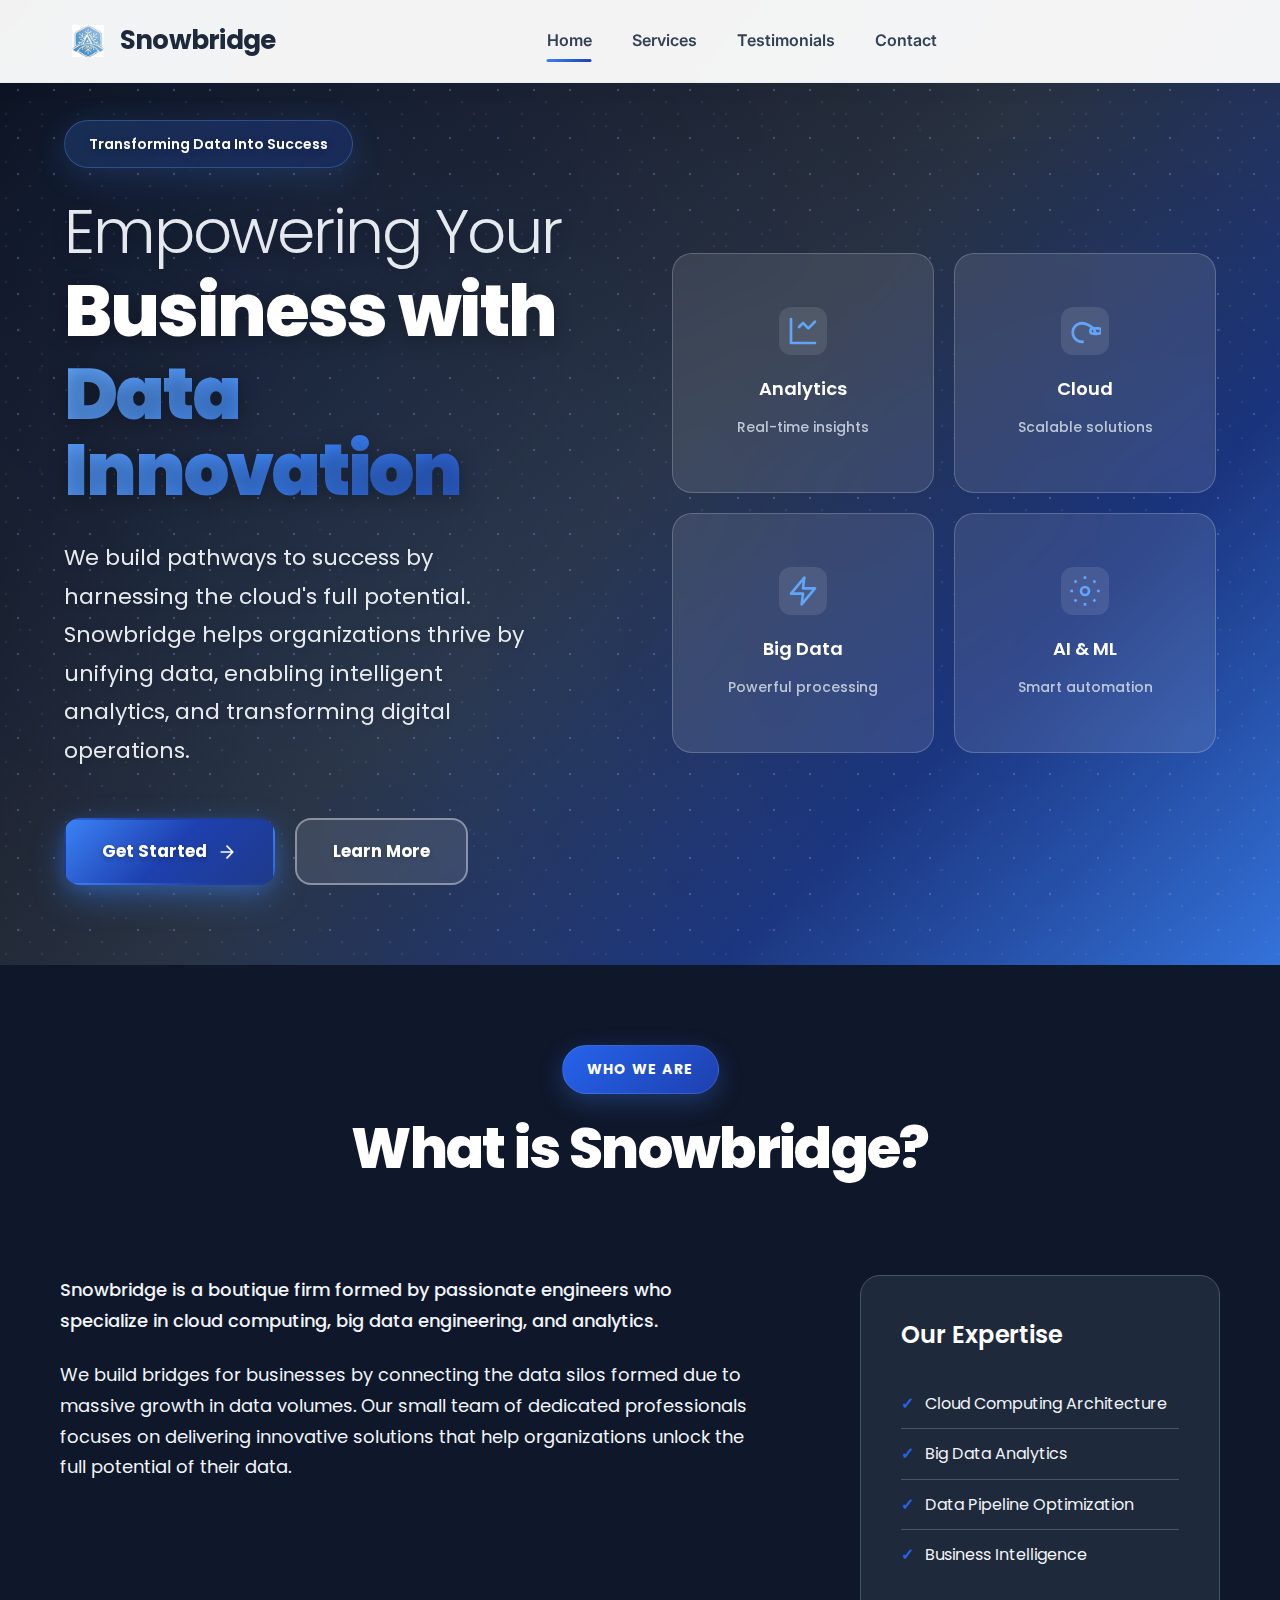
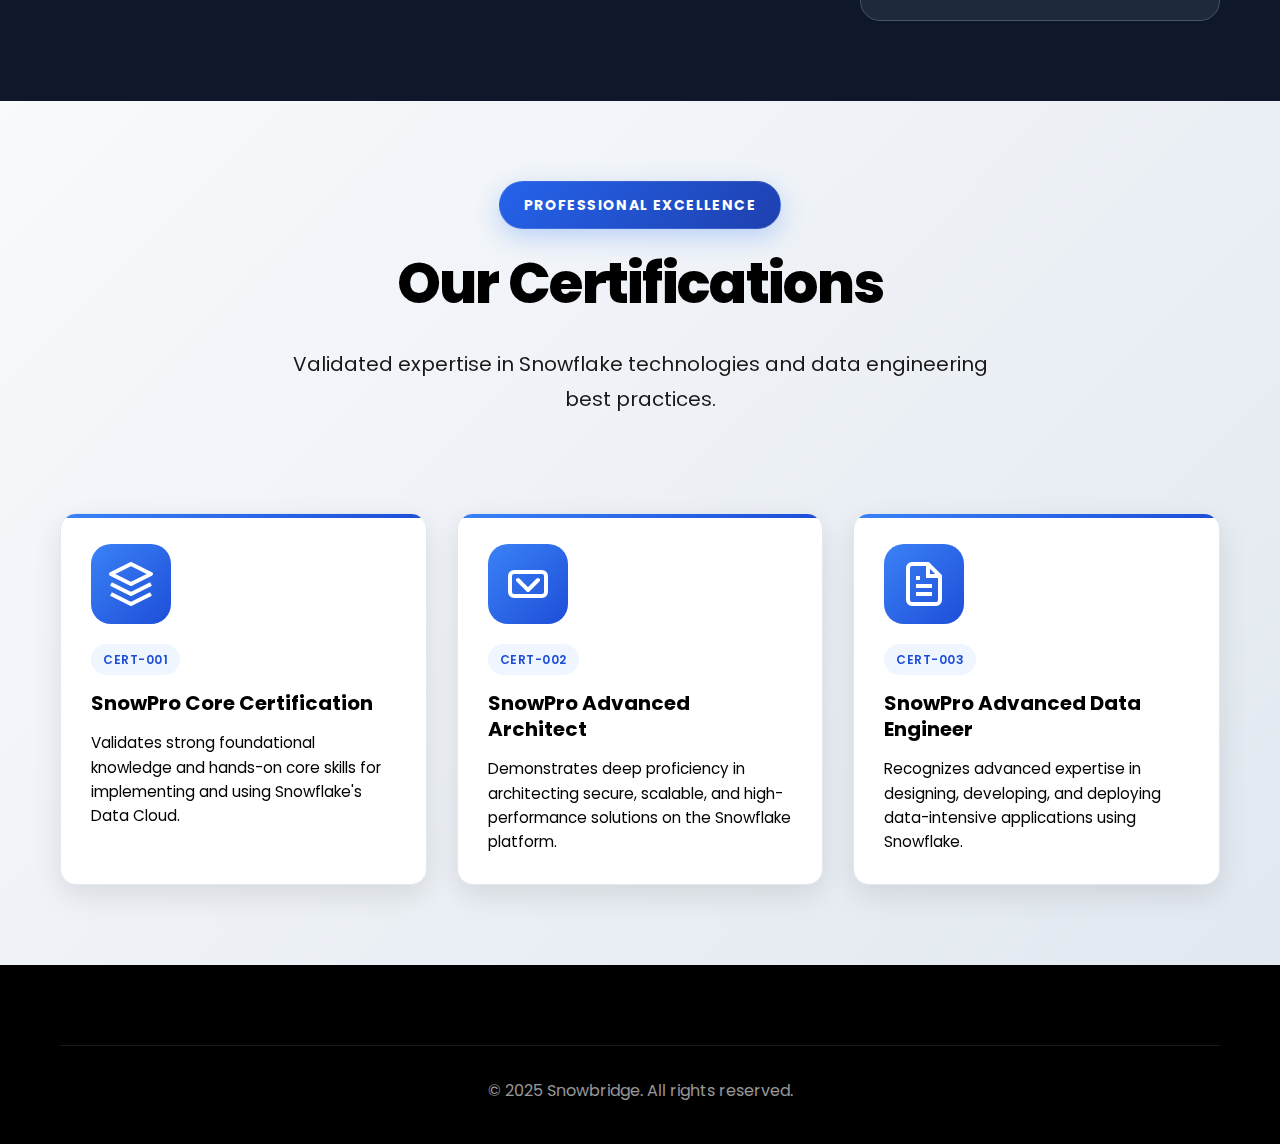
<file: index.html>
<!DOCTYPE html>
<html lang="en">
<head>
    <meta charset="UTF-8">
    <meta name="viewport" content="width=device-width, initial-scale=1.0, maximum-scale=1.0, user-scalable=no, viewport-fit=cover">
    <title>Snowbridge - Empowering Your Business with Data Innovation</title>
    <link href="https://fonts.googleapis.com/css2?family=Inter:wght@300;400;500;600;700&family=Playfair+Display:wght@400;500;600&display=swap" rel="stylesheet">
    <link rel="stylesheet" href="styles.css">
</head>
<body>
    <!-- Navigation -->
    <nav class="navbar">
        <div class="nav-container">
            <div class="nav-logo">
                <div class="logo-container">
                    <img src="logo.jpg" alt="Snowbridge" class="logo">
                </div>
                <span class="company-name">Snowbridge</span>
            </div>
            <ul class="nav-menu">
                <li><a href="index.html" class="nav-link active">Home</a></li>
                <li><a href="services.html" class="nav-link">Services</a></li>
                <li><a href="testimonials.html" class="nav-link">Testimonials</a></li>
                <li><a href="contact.html" class="nav-link">Contact</a></li>
            </ul>
            <div class="hamburger">
                <span class="bar"></span>
                <span class="bar"></span>
                <span class="bar"></span>
            </div>
        </div>
    </nav>

    <!-- Home Section -->
    <section id="home" class="hero">
        <div class="hero-background">
            <div class="hero-overlay"></div>
        </div>
        <div class="hero-container">
            <div class="hero-main">
                <div class="hero-content">
                    <div class="hero-badge">
                        <span class="badge-text">Transforming Data Into Success</span>
                    </div>
                    <h1 class="hero-title">
                        <span class="title-highlight">Empowering Your</span>
                        <span class="title-main">Business with</span>
                        <span class="title-accent">Data Innovation</span>
                    </h1>
                    <p class="hero-description">We build pathways to success by harnessing the cloud's full potential. Snowbridge helps organizations thrive by unifying data, enabling intelligent analytics, and transforming digital operations.</p>

                    <div class="hero-actions">
                        <a href="contact.html" class="cta-button primary">
                            <span>Get Started</span>
                            <svg width="20" height="20" viewBox="0 0 24 24" fill="none">
                                <path d="M5 12H19M19 12L12 5M19 12L12 19" stroke="currentColor" stroke-width="2" stroke-linecap="round" stroke-linejoin="round"/>
                            </svg>
                        </a>
                        <a href="services.html" class="cta-button secondary">Learn More</a>
                    </div>
                </div>
                <div class="hero-visual">
                    <div class="visual-grid">
                        <div class="visual-card card-analytics">
                            <div class="card-icon">
                                <svg width="32" height="32" viewBox="0 0 24 24" fill="none">
                                    <path d="M3 3V21H21" stroke="currentColor" stroke-width="2" stroke-linecap="round" stroke-linejoin="round"/>
                                    <path d="M9 9L12 6L16 10L21 5" stroke="currentColor" stroke-width="2" stroke-linecap="round" stroke-linejoin="round"/>
                                </svg>
                            </div>
                            <h3>Analytics</h3>
                            <p>Real-time insights</p>
                        </div>
                        <div class="visual-card card-cloud">
                            <div class="card-icon">
                                <svg width="32" height="32" viewBox="0 0 24 24" fill="none">
                                    <path d="M18 10H22A2 2 0 0 1 22 14H18A2 2 0 0 1 18 10Z" stroke="currentColor" stroke-width="2"/>
                                    <path d="M11 20A7 7 0 1 1 9.8 6.1C15.5 6.7 20 10.4 20 15.1" stroke="currentColor" stroke-width="2"/>
                                </svg>
                            </div>
                            <h3>Cloud</h3>
                            <p>Scalable solutions</p>
                        </div>
                        <div class="visual-card card-data">
                            <div class="card-icon">
                                <svg width="32" height="32" viewBox="0 0 24 24" fill="none">
                                    <path d="M13 2L3 14H12L11 22L21 10H12L13 2Z" stroke="currentColor" stroke-width="2" stroke-linecap="round" stroke-linejoin="round"/>
                                </svg>
                            </div>
                            <h3>Big Data</h3>
                            <p>Powerful processing</p>
                        </div>
                        <div class="visual-card card-ai">
                            <div class="card-icon">
                                <svg width="32" height="32" viewBox="0 0 24 24" fill="none">
                                    <circle cx="12" cy="12" r="3" stroke="currentColor" stroke-width="2"/>
                                    <path d="M12 1V3M12 21V23M4.22 4.22L5.64 5.64M18.36 18.36L19.78 19.78M1 12H3M21 12H23M4.22 19.78L5.64 18.36M18.36 5.64L19.78 4.22" stroke="currentColor" stroke-width="2"/>
                                </svg>
                            </div>
                            <h3>AI & ML</h3>
                            <p>Smart automation</p>
                        </div>
                    </div>
                </div>
            </div>
        </div>
    </section>

    <!-- About Section -->
    <section id="about" class="about">
        <div class="container">
            <div class="section-header">
                <span class="section-label">Who We Are</span>
                <h2 class="section-title">What is Snowbridge?</h2>
            </div>
            <div class="about-content">
                <div class="about-text">
                    <div class="about-main">
                        <p class="lead-text">Snowbridge is a boutique firm formed by passionate engineers who specialize in cloud computing, big data engineering, and analytics.</p>
                        <p>We build bridges for businesses by connecting the data silos formed due to massive growth in data volumes. Our small team of dedicated professionals focuses on delivering innovative solutions that help organizations unlock the full potential of their data.</p>
                    </div>

                </div>
                <div class="about-visual">
                    <div class="team-highlight">
                        <h3>Our Expertise</h3>
                        <ul class="expertise-list">
                            <li>Cloud Computing Architecture</li>
                            <li>Big Data Analytics</li>
                            <li>Data Pipeline Optimization</li>
                            <li>Business Intelligence</li>
                        </ul>
                    </div>
                </div>
            </div>
        </div>
    </section>

    <!-- Certifications Section -->
    <section id="certifications" class="certifications">
        <div class="container">
            <div class="section-header">
                <span class="section-label">Professional Excellence</span>
                <h2 class="section-title">Our Certifications</h2>
                <p class="section-description">Validated expertise in Snowflake technologies and data engineering best practices.</p>
            </div>
            <div class="certifications-grid">
                <div class="certification-card">
                    <div class="certification-icon">
                        <svg width="48" height="48" viewBox="0 0 24 24" fill="none" xmlns="http://www.w3.org/2000/svg">
                            <path d="M12 2L2 7L12 12L22 7L12 2Z" stroke="currentColor" stroke-width="2" stroke-linejoin="round"/>
                            <path d="M2 17L12 22L22 17" stroke="currentColor" stroke-width="2" stroke-linejoin="round"/>
                            <path d="M2 12L12 17L22 12" stroke="currentColor" stroke-width="2" stroke-linejoin="round"/>
                        </svg>
                    </div>
                    <div class="certification-content">
                        <div class="certification-number">CERT-001</div>
                        <h3 class="certification-name">SnowPro Core Certification</h3>
                        <p class="certification-description">Validates strong foundational knowledge and hands-on core skills for implementing and using Snowflake's Data Cloud.</p>
                    </div>
                </div>
                <div class="certification-card">
                    <div class="certification-icon">
                        <svg width="48" height="48" viewBox="0 0 24 24" fill="none" xmlns="http://www.w3.org/2000/svg">
                            <path d="M21 16V8A2 2 0 0 0 19 6H5A2 2 0 0 0 3 8V16A2 2 0 0 0 5 18H19A2 2 0 0 0 21 16Z" stroke="currentColor" stroke-width="2"/>
                            <path d="M7 10L12 15L17 10" stroke="currentColor" stroke-width="2" stroke-linecap="round" stroke-linejoin="round"/>
                        </svg>
                    </div>
                    <div class="certification-content">
                        <div class="certification-number">CERT-002</div>
                        <h3 class="certification-name">SnowPro Advanced Architect</h3>
                        <p class="certification-description">Demonstrates deep proficiency in architecting secure, scalable, and high-performance solutions on the Snowflake platform.</p>
                    </div>
                </div>
                <div class="certification-card">
                    <div class="certification-icon">
                        <svg width="48" height="48" viewBox="0 0 24 24" fill="none" xmlns="http://www.w3.org/2000/svg">
                            <path d="M14 2H6A2 2 0 0 0 4 4V20A2 2 0 0 0 6 22H18A2 2 0 0 0 20 20V8L14 2Z" stroke="currentColor" stroke-width="2"/>
                            <path d="M14 2V8H20" stroke="currentColor" stroke-width="2"/>
                            <path d="M16 13H8" stroke="currentColor" stroke-width="2"/>
                            <path d="M16 17H8" stroke="currentColor" stroke-width="2"/>
                            <path d="M10 9H9H8" stroke="currentColor" stroke-width="2"/>
                        </svg>
                    </div>
                    <div class="certification-content">
                        <div class="certification-number">CERT-003</div>
                        <h3 class="certification-name">SnowPro Advanced Data Engineer</h3>
                        <p class="certification-description">Recognizes advanced expertise in designing, developing, and deploying data-intensive applications using Snowflake.</p>
                    </div>
                </div>
            </div>
        </div>
    </section>

    <!-- Footer -->
    <footer class="footer">
        <div class="container">
            <div class="footer-bottom">
                <p>&copy; 2025 Snowbridge. All rights reserved.</p>
            </div>
        </div>
    </footer>

    <script src="script.js"></script>
</body>
</html>
</file>
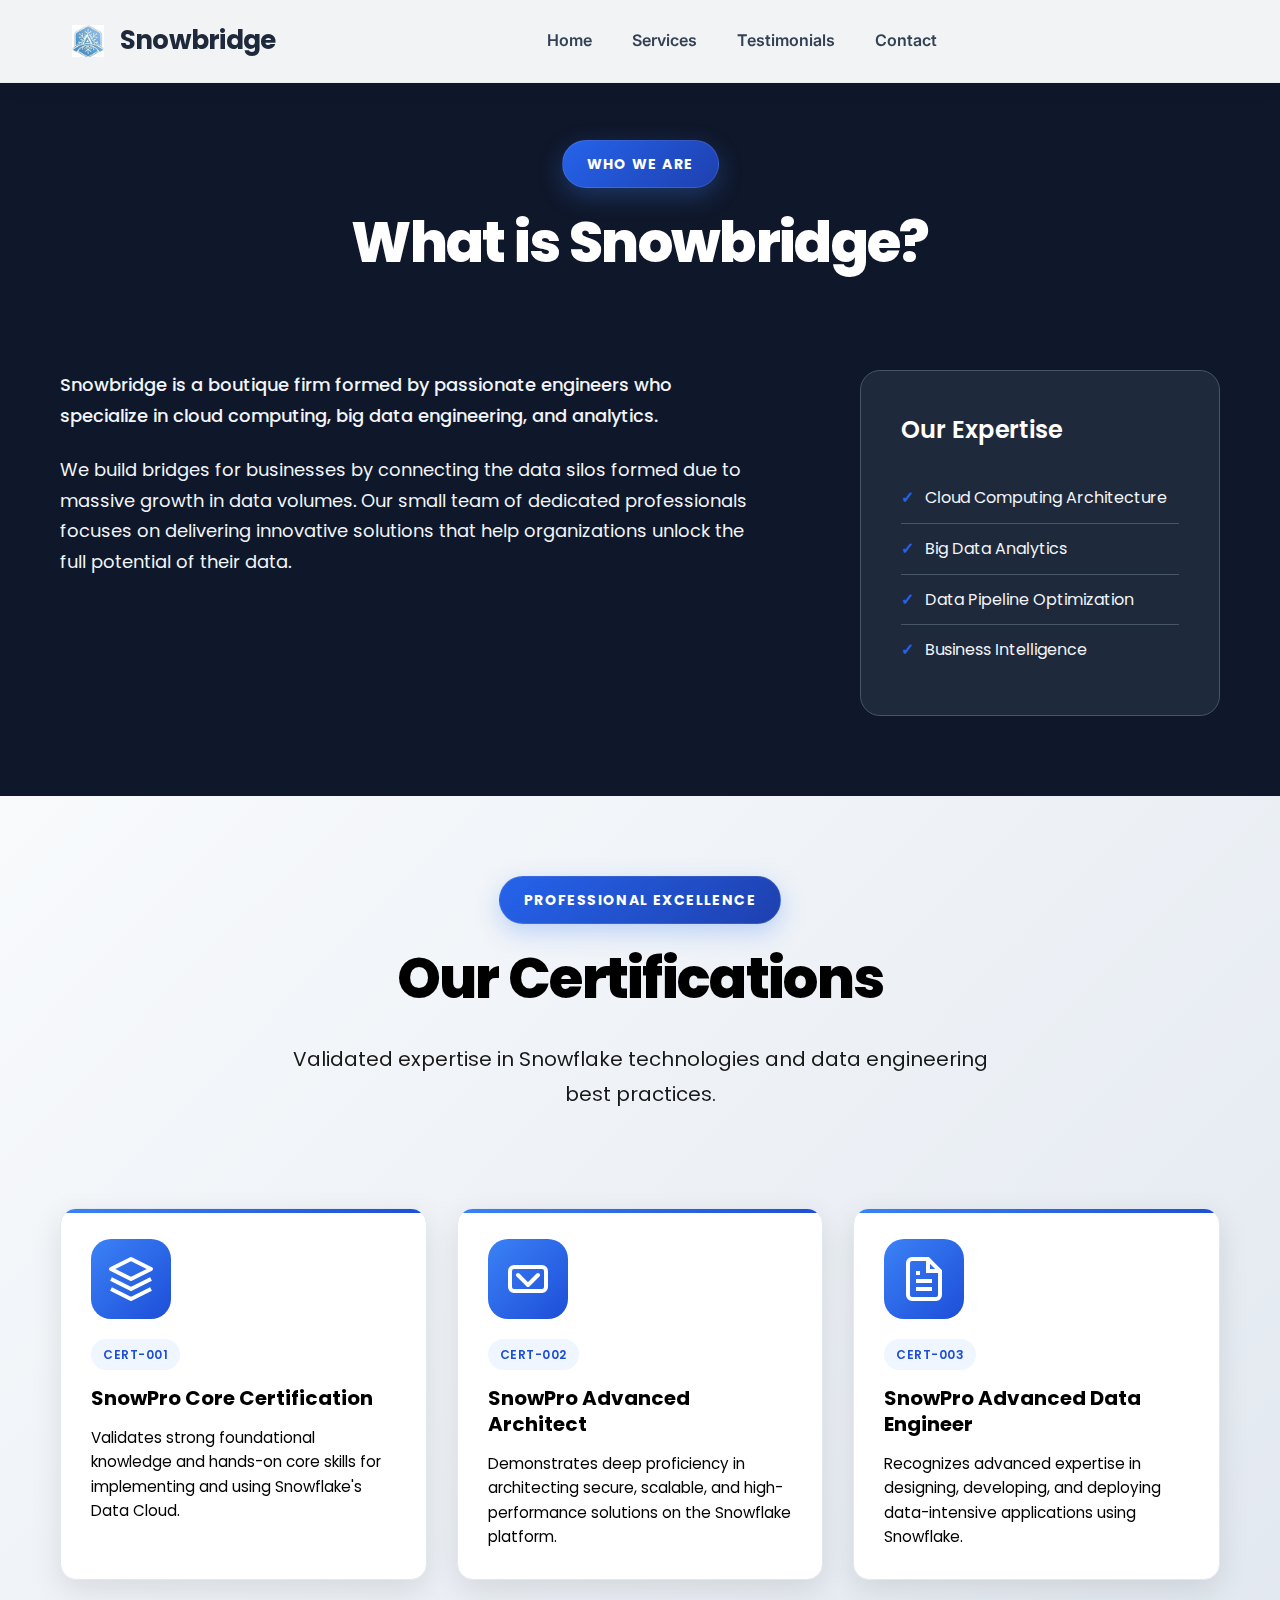
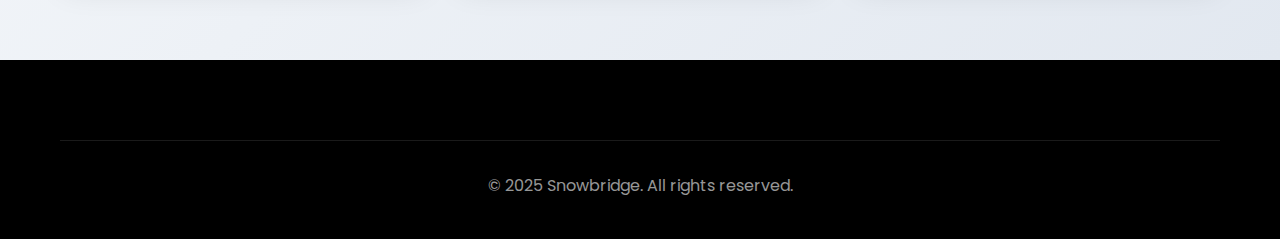
<file: about.html>
<!DOCTYPE html>
<html lang="en">
<head>
    <meta charset="UTF-8">
    <meta name="viewport" content="width=device-width, initial-scale=1.0">
    <title>About Us - Snowbridge</title>
    <link href="https://fonts.googleapis.com/css2?family=Inter:wght@300;400;500;600;700&family=Playfair+Display:wght@400;500;600&display=swap" rel="stylesheet">
    <link rel="stylesheet" href="styles.css">
</head>
<body>
    <!-- Navigation -->
    <nav class="navbar">
        <div class="nav-container">
            <div class="nav-logo">
                <div class="logo-container">
                    <img src="logo.jpg" alt="Snowbridge" class="logo">
                </div>
                <span class="company-name">Snowbridge</span>
            </div>
            <ul class="nav-menu">
                <li><a href="index.html" class="nav-link">Home</a></li>
                <li><a href="services.html" class="nav-link">Services</a></li>
                <li><a href="testimonials.html" class="nav-link">Testimonials</a></li>
                <li><a href="contact.html" class="nav-link">Contact</a></li>
            </ul>
            <div class="hamburger">
                <span class="bar"></span>
                <span class="bar"></span>
                <span class="bar"></span>
            </div>
        </div>
    </nav>

    <!-- About Section -->
    <section id="about" class="about" style="padding-top: 140px;">
        <div class="container">
            <div class="section-header">
                <span class="section-label">Who We Are</span>
                <h2 class="section-title">What is Snowbridge?</h2>
            </div>
            <div class="about-content">
                <div class="about-text">
                    <div class="about-main">
                        <p class="lead-text">Snowbridge is a boutique firm formed by passionate engineers who specialize in cloud computing, big data engineering, and analytics.</p>
                        <p>We build bridges for businesses by connecting the data silos formed due to massive growth in data volumes. Our small team of dedicated professionals focuses on delivering innovative solutions that help organizations unlock the full potential of their data.</p>
                    </div>

                </div>
                <div class="about-visual">
                    <div class="team-highlight">
                        <h3>Our Expertise</h3>
                        <ul class="expertise-list">
                            <li>Cloud Computing Architecture</li>
                            <li>Big Data Analytics</li>
                            <li>Data Pipeline Optimization</li>
                            <li>Business Intelligence</li>
                        </ul>
                    </div>
                </div>
            </div>
        </div>
    </section>

    <!-- Certifications Section -->
    <section id="certifications" class="certifications">
        <div class="container">
            <div class="section-header">
                <span class="section-label">Professional Excellence</span>
                <h2 class="section-title">Our Certifications</h2>
                <p class="section-description">Validated expertise in Snowflake technologies and data engineering best practices.</p>
            </div>
            <div class="certifications-grid">
                <div class="certification-card">
                    <div class="certification-icon">
                        <svg width="48" height="48" viewBox="0 0 24 24" fill="none" xmlns="http://www.w3.org/2000/svg">
                            <path d="M12 2L2 7L12 12L22 7L12 2Z" stroke="currentColor" stroke-width="2" stroke-linejoin="round"/>
                            <path d="M2 17L12 22L22 17" stroke="currentColor" stroke-width="2" stroke-linejoin="round"/>
                            <path d="M2 12L12 17L22 12" stroke="currentColor" stroke-width="2" stroke-linejoin="round"/>
                        </svg>
                    </div>
                    <div class="certification-content">
                        <div class="certification-number">CERT-001</div>
                        <h3 class="certification-name">SnowPro Core Certification</h3>
                        <p class="certification-description">Validates strong foundational knowledge and hands-on core skills for implementing and using Snowflake's Data Cloud.</p>
                    </div>
                </div>
                <div class="certification-card">
                    <div class="certification-icon">
                        <svg width="48" height="48" viewBox="0 0 24 24" fill="none" xmlns="http://www.w3.org/2000/svg">
                            <path d="M21 16V8A2 2 0 0 0 19 6H5A2 2 0 0 0 3 8V16A2 2 0 0 0 5 18H19A2 2 0 0 0 21 16Z" stroke="currentColor" stroke-width="2"/>
                            <path d="M7 10L12 15L17 10" stroke="currentColor" stroke-width="2" stroke-linecap="round" stroke-linejoin="round"/>
                        </svg>
                    </div>
                    <div class="certification-content">
                        <div class="certification-number">CERT-002</div>
                        <h3 class="certification-name">SnowPro Advanced Architect</h3>
                        <p class="certification-description">Demonstrates deep proficiency in architecting secure, scalable, and high-performance solutions on the Snowflake platform.</p>
                    </div>
                </div>
                <div class="certification-card">
                    <div class="certification-icon">
                        <svg width="48" height="48" viewBox="0 0 24 24" fill="none" xmlns="http://www.w3.org/2000/svg">
                            <path d="M14 2H6A2 2 0 0 0 4 4V20A2 2 0 0 0 6 22H18A2 2 0 0 0 20 20V8L14 2Z" stroke="currentColor" stroke-width="2"/>
                            <path d="M14 2V8H20" stroke="currentColor" stroke-width="2"/>
                            <path d="M16 13H8" stroke="currentColor" stroke-width="2"/>
                            <path d="M16 17H8" stroke="currentColor" stroke-width="2"/>
                            <path d="M10 9H9H8" stroke="currentColor" stroke-width="2"/>
                        </svg>
                    </div>
                    <div class="certification-content">
                        <div class="certification-number">CERT-003</div>
                        <h3 class="certification-name">SnowPro Advanced Data Engineer</h3>
                        <p class="certification-description">Recognizes advanced expertise in designing, developing, and deploying data-intensive applications using Snowflake.</p>
                    </div>
                </div>
            </div>
        </div>
    </section>

    <!-- Footer -->
    <footer class="footer">
        <div class="container">
            <div class="footer-bottom">
                <p>&copy; 2025 Snowbridge. All rights reserved.</p>
            </div>
        </div>
    </footer>

    <script src="script.js"></script>
</body>
</html>
</file>
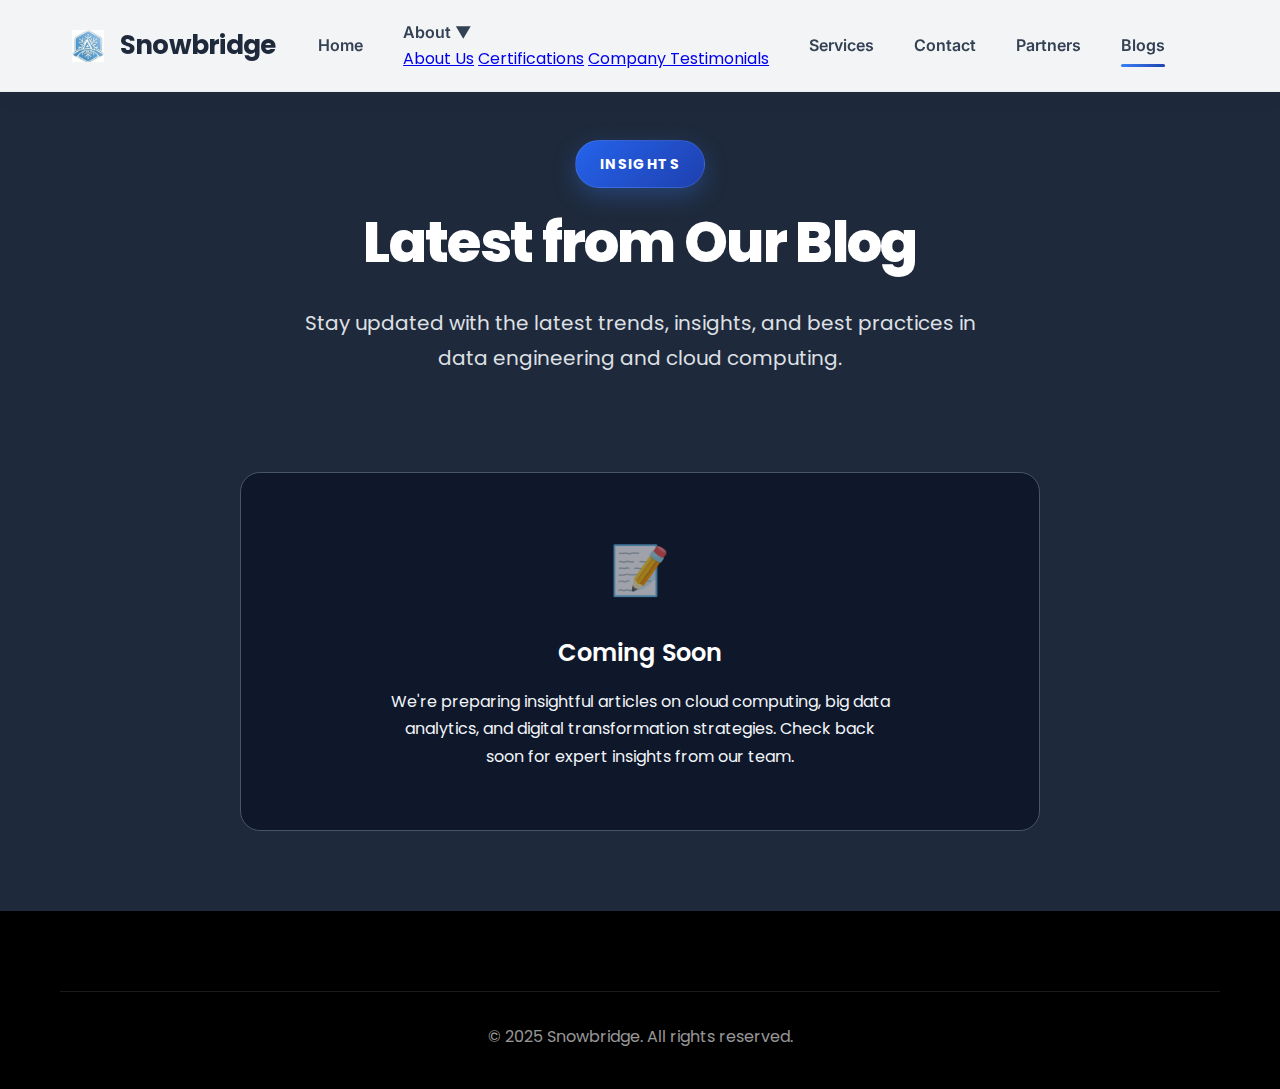
<file: blogs.html>
<!DOCTYPE html>
<html lang="en">
<head>
    <meta charset="UTF-8">
    <meta name="viewport" content="width=device-width, initial-scale=1.0">
    <title>Blogs - Snowbridge</title>
    <link href="https://fonts.googleapis.com/css2?family=Inter:wght@300;400;500;600;700&family=Playfair+Display:wght@400;500;600&display=swap" rel="stylesheet">
    <link rel="stylesheet" href="styles.css">
</head>
<body>
    <!-- Navigation -->
    <nav class="navbar">
        <div class="nav-container">
            <div class="nav-logo">
                <div class="logo-container">
                    <img src="logo.jpg" alt="Snowbridge" class="logo">
                </div>
                <span class="company-name">Snowbridge</span>
            </div>
            <ul class="nav-menu">
                <li><a href="index.html" class="nav-link">Home</a></li>
                <li class="nav-dropdown">
                    <a href="about.html" class="nav-link">About <span class="dropdown-arrow">▼</span></a>
                    <div class="dropdown-menu">
                        <a href="about.html" class="dropdown-link">About Us</a>
                        <a href="about.html#certifications" class="dropdown-link">Certifications</a>
                        <a href="testimonials.html" class="dropdown-link">Company Testimonials</a>
                    </div>
                </li>
                <li><a href="services.html" class="nav-link">Services</a></li>
                <li><a href="contact.html" class="nav-link">Contact</a></li>
                <li><a href="partners.html" class="nav-link">Partners</a></li>
                <li><a href="blogs.html" class="nav-link active">Blogs</a></li>
            </ul>
            <div class="hamburger">
                <span class="bar"></span>
                <span class="bar"></span>
                <span class="bar"></span>
            </div>
        </div>
    </nav>

    <!-- Blogs Section -->
    <section id="blogs" class="blogs" style="padding-top: 140px;">
        <div class="container">
            <div class="section-header">
                <span class="section-label">Insights</span>
                <h2 class="section-title">Latest from Our Blog</h2>
                <p class="section-description">Stay updated with the latest trends, insights, and best practices in data engineering and cloud computing.</p>
            </div>
            <div class="blogs-content">
                <div class="blog-preview">
                    <div class="blog-placeholder">
                        <div class="blog-icon">📝</div>
                        <h3>Coming Soon</h3>
                        <p>We're preparing insightful articles on cloud computing, big data analytics, and digital transformation strategies. Check back soon for expert insights from our team.</p>
                    </div>
                </div>
            </div>
        </div>
    </section>

    <!-- Footer -->
    <footer class="footer">
        <div class="container">
            <div class="footer-bottom">
                <p>&copy; 2025 Snowbridge. All rights reserved.</p>
            </div>
        </div>
    </footer>

    <script src="script.js"></script>
</body>
</html>
</file>
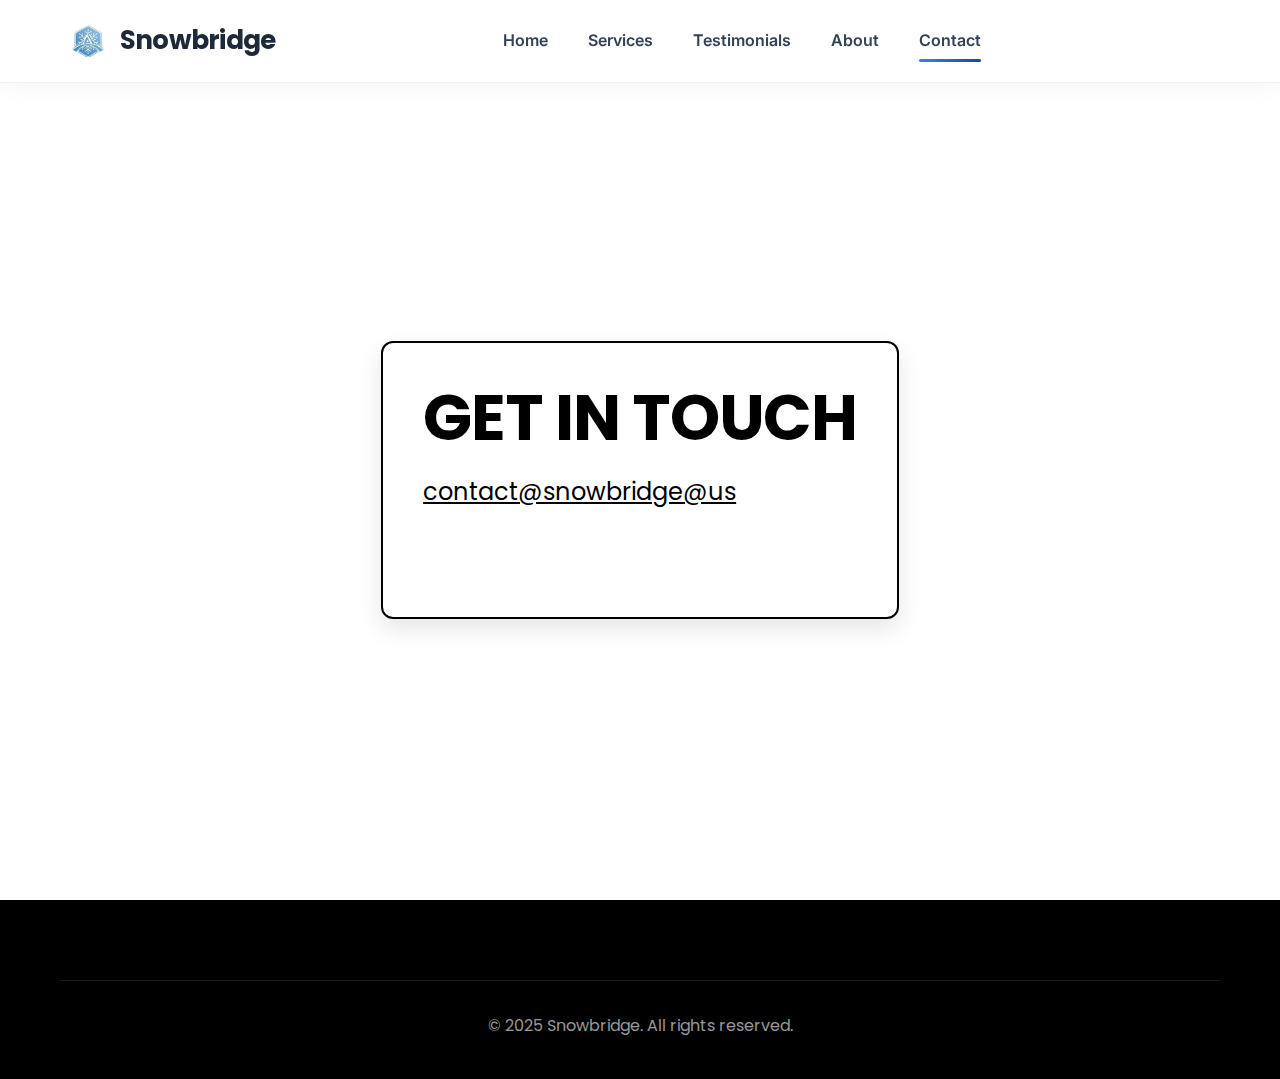
<file: contact.html>
<!DOCTYPE html>
<html lang="en">
<head>
    <meta charset="UTF-8">
    <meta name="viewport" content="width=device-width, initial-scale=1.0, maximum-scale=1.0, user-scalable=no, viewport-fit=cover">
    <title>Contact Us - Snowbridge</title>
    <link href="https://fonts.googleapis.com/css2?family=Inter:wght@300;400;500;600;700&family=Playfair+Display:wght@400;500;600&display=swap" rel="stylesheet">
    <link rel="stylesheet" href="styles.css">
</head>
<body>
    <!-- Navigation -->
    <nav class="navbar">
        <div class="nav-container">
            <div class="nav-logo">
                <div class="logo-container">
                    <img src="logo.jpg" alt="Snowbridge" class="logo">
                </div>
                <span class="company-name">Snowbridge</span>
            </div>
            <ul class="nav-menu">
                <li><a href="index.html" class="nav-link">Home</a></li>
                <li><a href="services.html" class="nav-link">Services</a></li>
                <li><a href="testimonials.html" class="nav-link">Testimonials</a></li>
                <li><a href="about.html" class="nav-link">About</a></li>
                <li><a href="contact.html" class="nav-link active">Contact</a></li>
            </ul>
            <div class="hamburger">
                <span class="bar"></span>
                <span class="bar"></span>
                <span class="bar"></span>
            </div>
        </div>
    </nav>

    <!-- Contact Section -->
    <section id="contact" class="simple-contact" style="padding-top: 140px;">
        <div class="container">
            <div class="simple-contact-content">
                <h1 class="contact-main-title">GET IN TOUCH</h1>
                <a href="https://mail.google.com/mail/?view=cm&fs=1&to=contact%40snowbridge%40us" target="_blank" class="contact-email">contact@snowbridge@us</a>
                

            </div>
        </div>
    </section>

    <!-- Footer -->
    <footer class="footer">
        <div class="container">
            <div class="footer-bottom">
                <p>&copy; 2025 Snowbridge. All rights reserved.</p>
            </div>
        </div>
    </footer>

    <script src="script.js"></script>
</body>
</html>
</file>
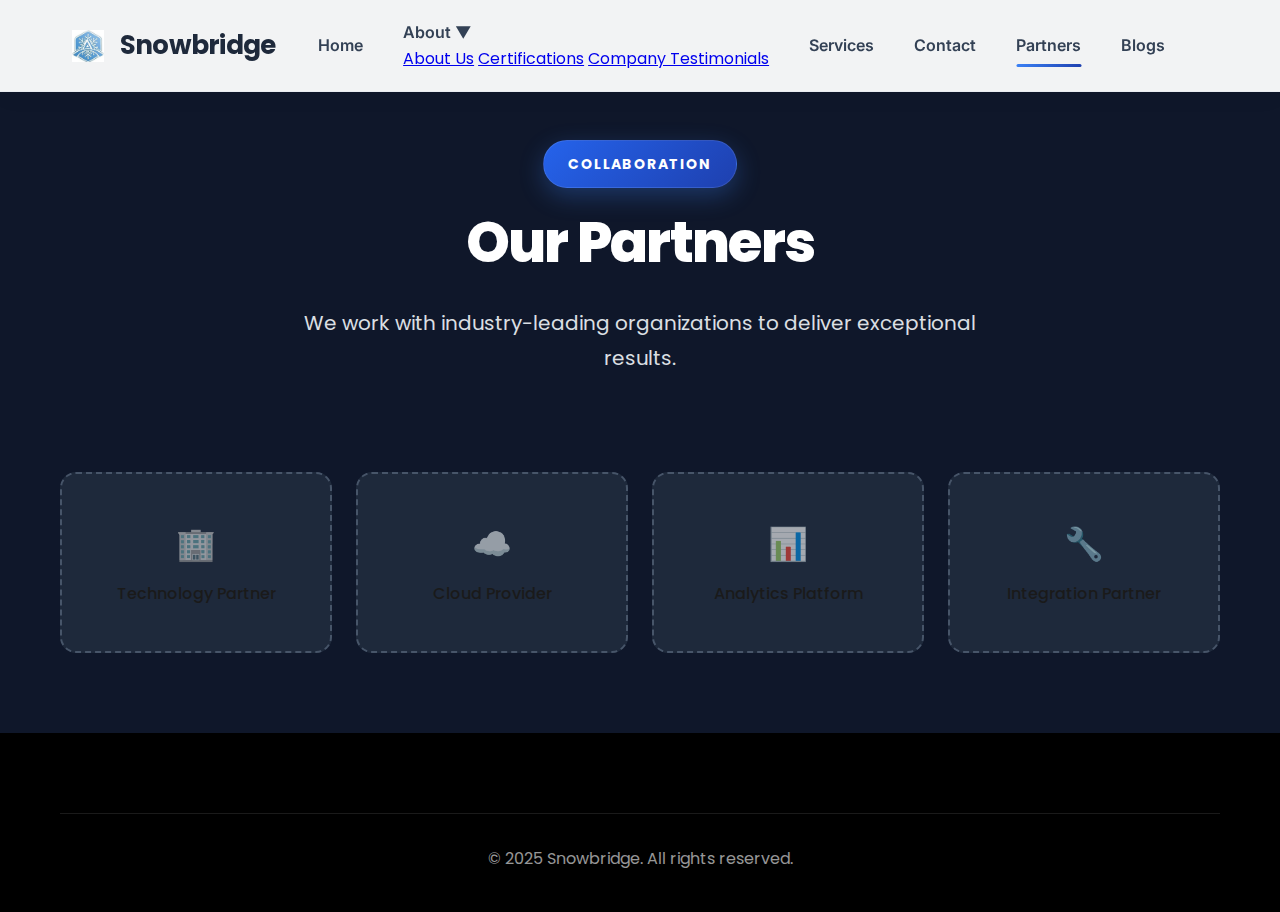
<file: partners.html>
<!DOCTYPE html>
<html lang="en">
<head>
    <meta charset="UTF-8">
    <meta name="viewport" content="width=device-width, initial-scale=1.0">
    <title>Partners - Snowbridge</title>
    <link href="https://fonts.googleapis.com/css2?family=Inter:wght@300;400;500;600;700&family=Playfair+Display:wght@400;500;600&display=swap" rel="stylesheet">
    <link rel="stylesheet" href="styles.css">
</head>
<body>
    <!-- Navigation -->
    <nav class="navbar">
        <div class="nav-container">
            <div class="nav-logo">
                <div class="logo-container">
                    <img src="logo.jpg" alt="Snowbridge" class="logo">
                </div>
                <span class="company-name">Snowbridge</span>
            </div>
            <ul class="nav-menu">
                <li><a href="index.html" class="nav-link">Home</a></li>
                <li class="nav-dropdown">
                    <a href="about.html" class="nav-link">About <span class="dropdown-arrow">▼</span></a>
                    <div class="dropdown-menu">
                        <a href="about.html" class="dropdown-link">About Us</a>
                        <a href="about.html#certifications" class="dropdown-link">Certifications</a>
                        <a href="testimonials.html" class="dropdown-link">Company Testimonials</a>
                    </div>
                </li>
                <li><a href="services.html" class="nav-link">Services</a></li>
                <li><a href="contact.html" class="nav-link">Contact</a></li>
                <li><a href="partners.html" class="nav-link active">Partners</a></li>
                <li><a href="blogs.html" class="nav-link">Blogs</a></li>
            </ul>
            <div class="hamburger">
                <span class="bar"></span>
                <span class="bar"></span>
                <span class="bar"></span>
            </div>
        </div>
    </nav>

    <!-- Partners Section -->
    <section id="partners" class="partners" style="padding-top: 140px;">
        <div class="container">
            <div class="section-header">
                <span class="section-label">Collaboration</span>
                <h2 class="section-title">Our Partners</h2>
                <p class="section-description">We work with industry-leading organizations to deliver exceptional results.</p>
            </div>
            <div class="partners-grid">
                <div class="partner-slot">
                    <div class="partner-placeholder">
                        <div class="placeholder-icon">🏢</div>
                        <span>Technology Partner</span>
                    </div>
                </div>
                <div class="partner-slot">
                    <div class="partner-placeholder">
                        <div class="placeholder-icon">☁️</div>
                        <span>Cloud Provider</span>
                    </div>
                </div>
                <div class="partner-slot">
                    <div class="partner-placeholder">
                        <div class="placeholder-icon">📊</div>
                        <span>Analytics Platform</span>
                    </div>
                </div>
                <div class="partner-slot">
                    <div class="partner-placeholder">
                        <div class="placeholder-icon">🔧</div>
                        <span>Integration Partner</span>
                    </div>
                </div>
            </div>
        </div>
    </section>

    <!-- Footer -->
    <footer class="footer">
        <div class="container">
            <div class="footer-bottom">
                <p>&copy; 2025 Snowbridge. All rights reserved.</p>
            </div>
        </div>
    </footer>

    <script src="script.js"></script>
</body>
</html>
</file>
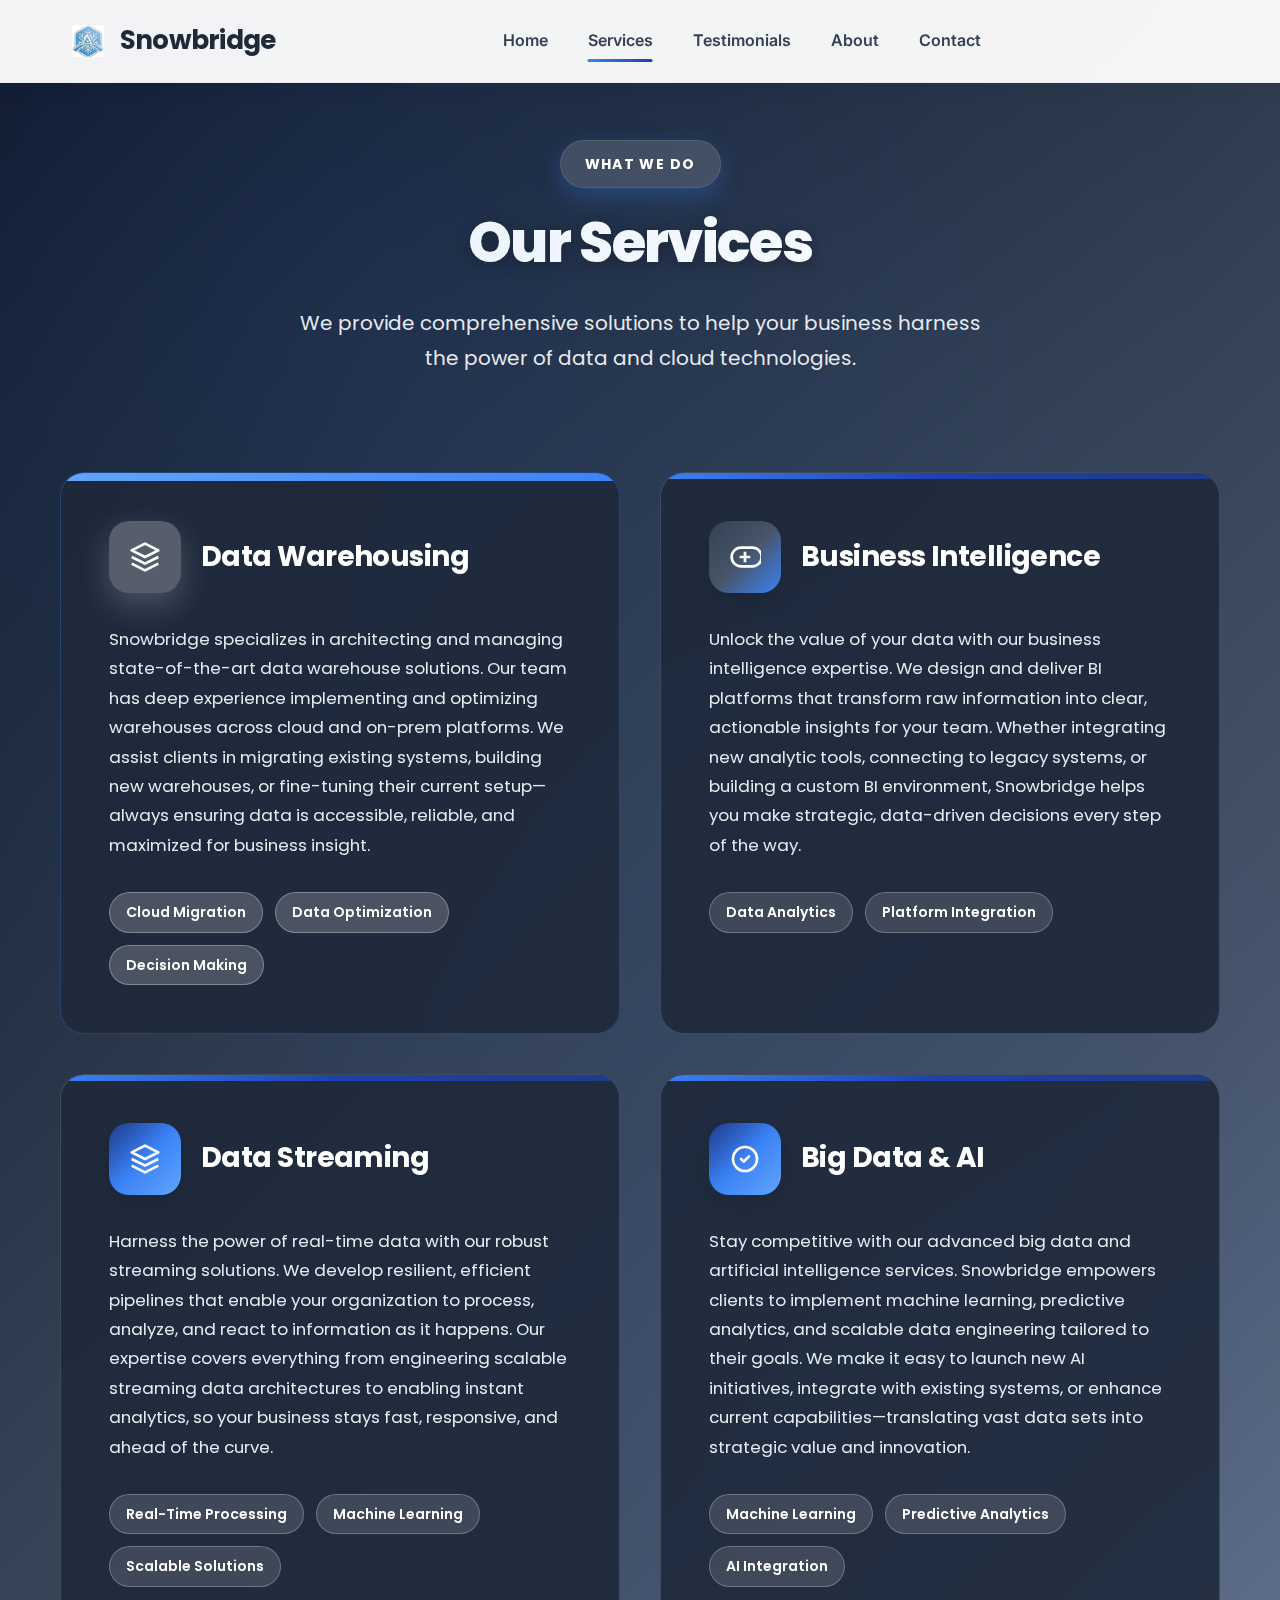
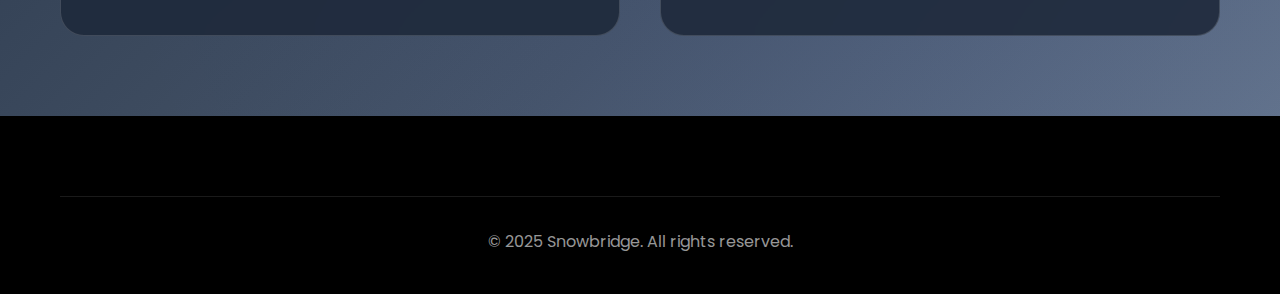
<file: services.html>
<!DOCTYPE html>
<html lang="en">
<head>
    <meta charset="UTF-8">
    <meta name="viewport" content="width=device-width, initial-scale=1.0, maximum-scale=1.0, user-scalable=no, viewport-fit=cover">
    <title>Services - Snowbridge</title>
    <link href="https://fonts.googleapis.com/css2?family=Inter:wght@300;400;500;600;700&family=Playfair+Display:wght@400;500;600&display=swap" rel="stylesheet">
    <link rel="stylesheet" href="styles.css">
</head>
<body>
    <!-- Navigation -->
    <nav class="navbar">
        <div class="nav-container">
            <div class="nav-logo">
                <div class="logo-container">
                    <img src="logo.jpg" alt="Snowbridge" class="logo">
                </div>
                <span class="company-name">Snowbridge</span>
            </div>
            <ul class="nav-menu">
                <li><a href="index.html" class="nav-link">Home</a></li>
                <li><a href="services.html" class="nav-link active">Services</a></li>
                <li><a href="testimonials.html" class="nav-link">Testimonials</a></li>
                <li><a href="about.html" class="nav-link">About</a></li>
                <li><a href="contact.html" class="nav-link">Contact</a></li>
            </ul>
            <div class="hamburger">
                <span class="bar"></span>
                <span class="bar"></span>
                <span class="bar"></span>
            </div>
        </div>
    </nav>

    <!-- Services Section -->
    <section id="services" class="services" style="padding-top: 140px;">
        <div class="container">
            <div class="section-header">
                <span class="section-label">What We Do</span>
                <h2 class="section-title">Our Services</h2>
                <p class="section-description">We provide comprehensive solutions to help your business harness the power of data and cloud technologies.</p>
            </div>
            <div class="services-grid">
                <div class="service-card featured">
                    <div class="service-header">
                        <div class="service-icon snowflake">
                            <svg width="32" height="32" viewBox="0 0 24 24" fill="none" xmlns="http://www.w3.org/2000/svg">
                                <path d="M12 2L2 7L12 12L22 7L12 2Z" stroke="currentColor" stroke-width="2" stroke-linejoin="round"/>
                                <path d="M2 17L12 22L22 17" stroke="currentColor" stroke-width="2" stroke-linejoin="round"/>
                                <path d="M2 12L12 17L22 12" stroke="currentColor" stroke-width="2" stroke-linejoin="round"/>
                            </svg>
                        </div>
                        <h3>Data Warehousing</h3>
                    </div>
                    <p>Snowbridge specializes in architecting and managing state-of-the-art data warehouse solutions. Our team has deep experience implementing and optimizing warehouses across cloud and on-prem platforms. We assist clients in migrating existing systems, building new warehouses, or fine-tuning their current setup—always ensuring data is accessible, reliable, and maximized for business insight.</p>
                    <div class="service-features">
                        <span class="feature-tag">Cloud Migration</span>
                        <span class="feature-tag">Data Optimization</span>
                        <span class="feature-tag">Decision Making</span>
                    </div>
                </div>
                <div class="service-card">
                    <div class="service-header">
                        <div class="service-icon cloud">
                            <svg width="32" height="32" viewBox="0 0 24 24" fill="none" xmlns="http://www.w3.org/2000/svg">
                                <path d="M17.5 19H9A7 7 0 1 1 9 5H17.5A3.5 3.5 0 0 1 17.5 19Z" stroke="currentColor" stroke-width="2"/>
                                <path d="M12 8V16" stroke="currentColor" stroke-width="2"/>
                                <path d="M8 12H16" stroke="currentColor" stroke-width="2"/>
                            </svg>
                        </div>
                        <h3>Business Intelligence</h3>
                    </div>
                    <p>Unlock the value of your data with our business intelligence expertise. We design and deliver BI platforms that transform raw information into clear, actionable insights for your team. Whether integrating new analytic tools, connecting to legacy systems, or building a custom BI environment, Snowbridge helps you make strategic, data-driven decisions every step of the way.</p>
                    <div class="service-features">
                        <span class="feature-tag">Data Analytics</span>
                        <span class="feature-tag">Platform Integration</span>
                    </div>
                </div>
                <div class="service-card">
                    <div class="service-header">
                        <div class="service-icon big-data">
                            <svg width="32" height="32" viewBox="0 0 24 24" fill="none" xmlns="http://www.w3.org/2000/svg">
                                <path d="M12 2L2 7L12 12L22 7L12 2Z" stroke="currentColor" stroke-width="2" stroke-linejoin="round"/>
                                <path d="M2 17L12 22L22 17" stroke="currentColor" stroke-width="2" stroke-linejoin="round"/>
                                <path d="M2 12L12 17L22 12" stroke="currentColor" stroke-width="2" stroke-linejoin="round"/>
                            </svg>
                        </div>
                        <h3>Data Streaming</h3>
                    </div>
                    <p>Harness the power of real-time data with our robust streaming solutions. We develop resilient, efficient pipelines that enable your organization to process, analyze, and react to information as it happens. Our expertise covers everything from engineering scalable streaming data architectures to enabling instant analytics, so your business stays fast, responsive, and ahead of the curve.</p>
                    <div class="service-features">
                        <span class="feature-tag">Real-time Processing</span>
                        <span class="feature-tag">Machine Learning</span>
                        <span class="feature-tag">Scalable Solutions</span>
                    </div>
                </div>
                <div class="service-card">
                    <div class="service-header">
                        <div class="service-icon big-data">
                            <svg width="32" height="32" viewBox="0 0 24 24" fill="none" xmlns="http://www.w3.org/2000/svg">
                                <path d="M9 12L11 14L15 10" stroke="currentColor" stroke-width="2" stroke-linecap="round" stroke-linejoin="round"/>
                                <path d="M21 12C21 16.9706 16.9706 21 12 21C7.02944 21 3 16.9706 3 12C3 7.02944 7.02944 3 12 3C16.9706 3 21 7.02944 21 12Z" stroke="currentColor" stroke-width="2"/>
                            </svg>
                        </div>
                        <h3>Big Data & AI</h3>
                    </div>
                    <p>Stay competitive with our advanced big data and artificial intelligence services. Snowbridge empowers clients to implement machine learning, predictive analytics, and scalable data engineering tailored to their goals. We make it easy to launch new AI initiatives, integrate with existing systems, or enhance current capabilities—translating vast data sets into strategic value and innovation.</p>
                    <div class="service-features">
                        <span class="feature-tag">Machine Learning</span>
                        <span class="feature-tag">Predictive Analytics</span>
                        <span class="feature-tag">AI Integration</span>
                    </div>
                </div>
            </div>
        </div>
    </section>

    <!-- Footer -->
    <footer class="footer">
        <div class="container">
            <div class="footer-bottom">
                <p>&copy; 2025 Snowbridge. All rights reserved.</p>
            </div>
        </div>
    </footer>

    <script src="script.js"></script>
</body>
</html>
</file>
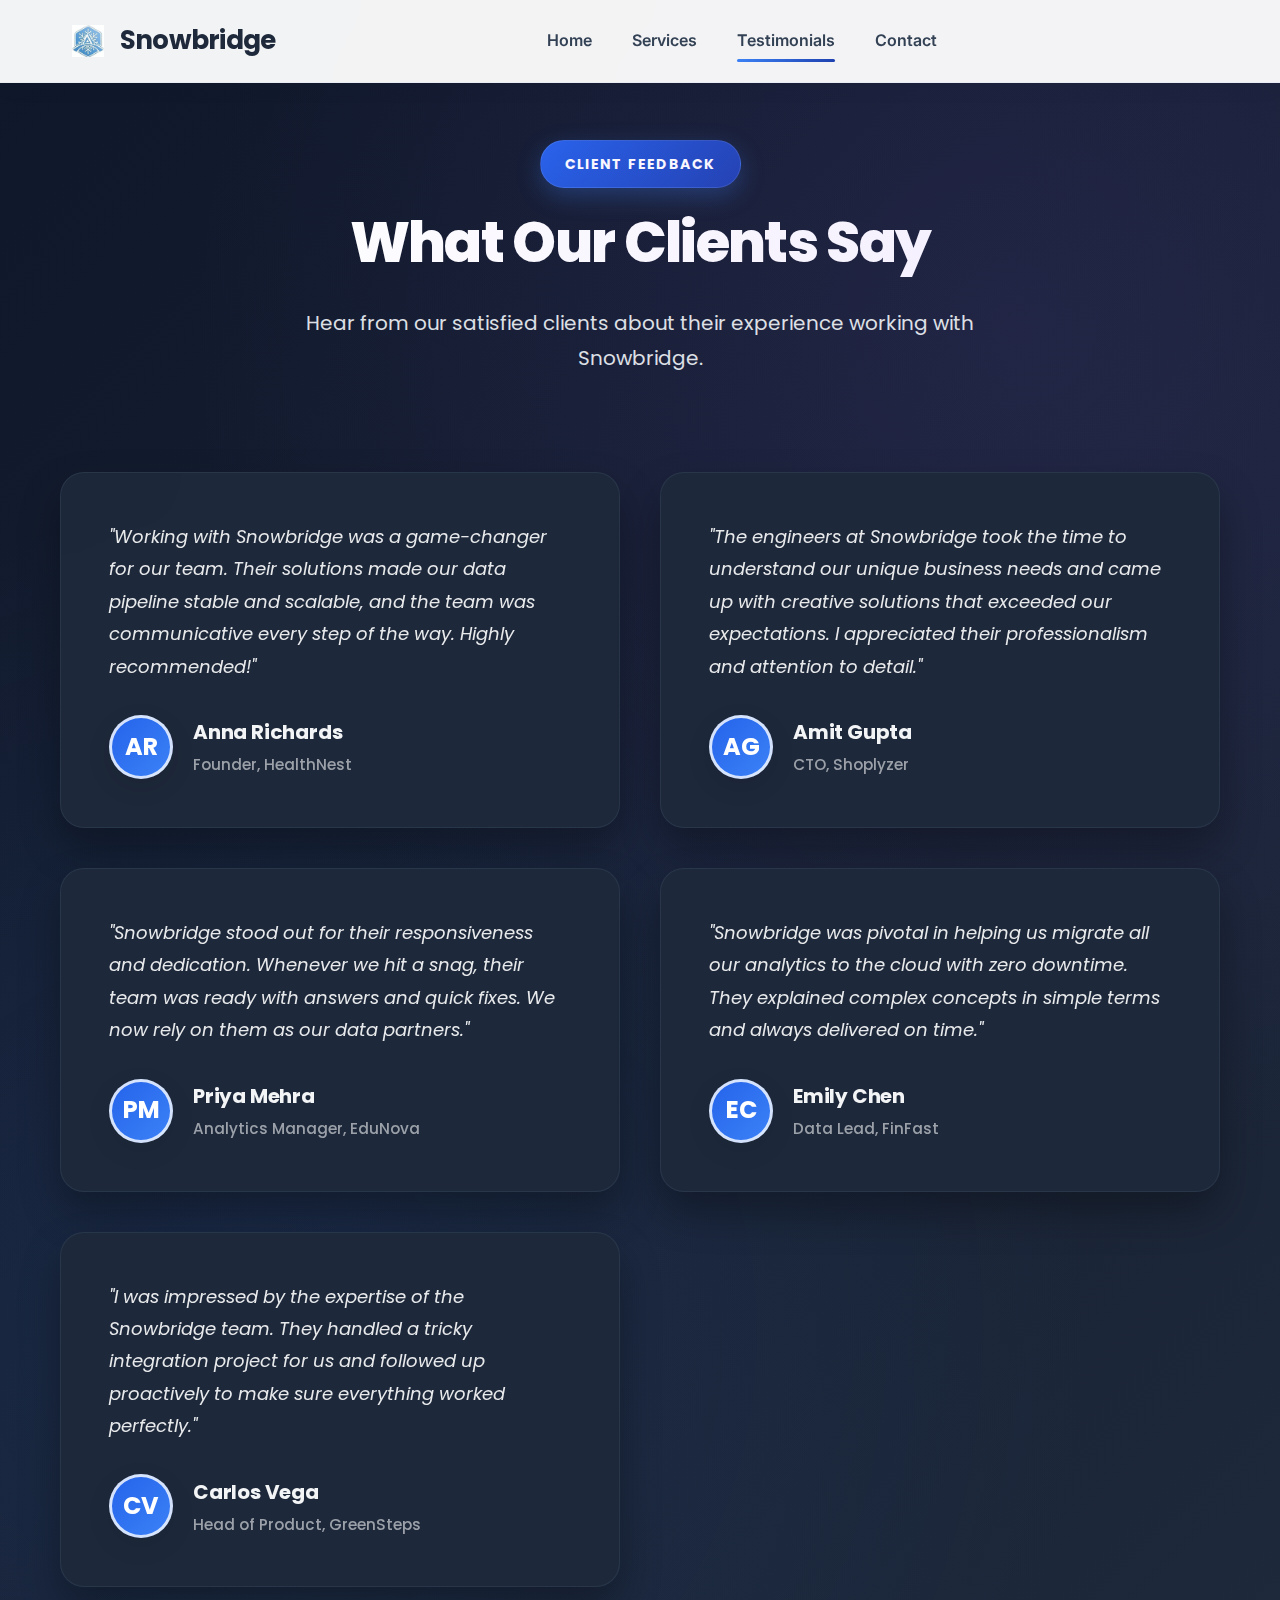
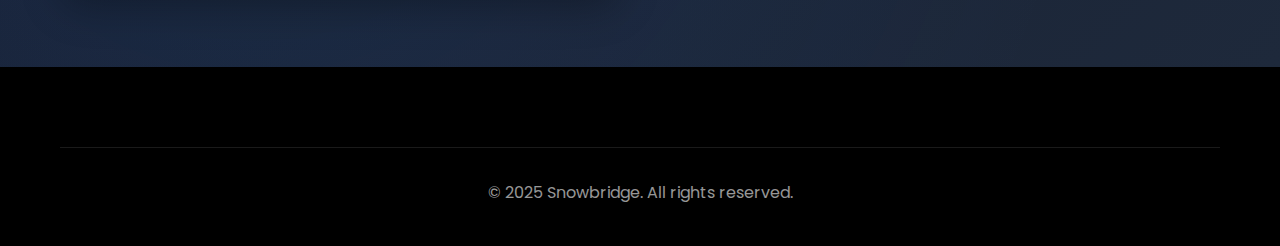
<file: testimonials.html>
<!DOCTYPE html>
<html lang="en">
<head>
    <meta charset="UTF-8">
    <meta name="viewport" content="width=device-width, initial-scale=1.0, maximum-scale=1.0, user-scalable=no, viewport-fit=cover">
    <title>Testimonials - Snowbridge</title>
    <link href="https://fonts.googleapis.com/css2?family=Inter:wght@300;400;500;600;700&family=Playfair+Display:wght@400;500;600&display=swap" rel="stylesheet">
    <link rel="stylesheet" href="styles.css">
</head>
<body>
    <!-- Navigation -->
    <nav class="navbar">
        <div class="nav-container">
            <div class="nav-logo">
                <div class="logo-container">
                    <img src="logo.jpg" alt="Snowbridge" class="logo">
                </div>
                <span class="company-name">Snowbridge</span>
            </div>
            <ul class="nav-menu">
                <li><a href="index.html" class="nav-link">Home</a></li>
                <li><a href="services.html" class="nav-link">Services</a></li>
                <li><a href="testimonials.html" class="nav-link active">Testimonials</a></li>
                <li><a href="contact.html" class="nav-link">Contact</a></li>
            </ul>
            <div class="hamburger">
                <span class="bar"></span>
                <span class="bar"></span>
                <span class="bar"></span>
            </div>
        </div>
    </nav>

    <!-- Testimonials Section -->
    <section id="testimonials" class="testimonials" style="padding-top: 140px;">
        <div class="container">
            <div class="section-header">
                <span class="section-label">Client Feedback</span>
                <h2 class="section-title">What Our Clients Say</h2>
                <p class="section-description">Hear from our satisfied clients about their experience working with Snowbridge.</p>
            </div>
            <div class="testimonials-grid">
                <div class="testimonial-card">
                    <div class="testimonial-content">
                        <p>"Working with Snowbridge was a game-changer for our team. Their solutions made our data pipeline stable and scalable, and the team was communicative every step of the way. Highly recommended!"</p>
                    </div>
                    <div class="testimonial-author">
                        <div class="author-avatar">AR</div>
                        <div class="author-info">
                            <h4>Anna Richards</h4>
                            <span>Founder, HealthNest</span>
                        </div>
                    </div>
                </div>
                <div class="testimonial-card">
                    <div class="testimonial-content">
                        <p>"The engineers at Snowbridge took the time to understand our unique business needs and came up with creative solutions that exceeded our expectations. I appreciated their professionalism and attention to detail."</p>
                    </div>
                    <div class="testimonial-author">
                        <div class="author-avatar">AG</div>
                        <div class="author-info">
                            <h4>Amit Gupta</h4>
                            <span>CTO, Shoplyzer</span>
                        </div>
                    </div>
                </div>
                <div class="testimonial-card">
                    <div class="testimonial-content">
                        <p>"Snowbridge stood out for their responsiveness and dedication. Whenever we hit a snag, their team was ready with answers and quick fixes. We now rely on them as our data partners."</p>
                    </div>
                    <div class="testimonial-author">
                        <div class="author-avatar">PM</div>
                        <div class="author-info">
                            <h4>Priya Mehra</h4>
                            <span>Analytics Manager, EduNova</span>
                        </div>
                    </div>
                </div>
                <div class="testimonial-card">
                    <div class="testimonial-content">
                        <p>"Snowbridge was pivotal in helping us migrate all our analytics to the cloud with zero downtime. They explained complex concepts in simple terms and always delivered on time."</p>
                    </div>
                    <div class="testimonial-author">
                        <div class="author-avatar">EC</div>
                        <div class="author-info">
                            <h4>Emily Chen</h4>
                            <span>Data Lead, FinFast</span>
                        </div>
                    </div>
                </div>
                <div class="testimonial-card">
                    <div class="testimonial-content">
                        <p>"I was impressed by the expertise of the Snowbridge team. They handled a tricky integration project for us and followed up proactively to make sure everything worked perfectly."</p>
                    </div>
                    <div class="testimonial-author">
                        <div class="author-avatar">CV</div>
                        <div class="author-info">
                            <h4>Carlos Vega</h4>
                            <span>Head of Product, GreenSteps</span>
                        </div>
                    </div>
                </div>
            </div>
        </div>
    </section>

    <!-- Footer -->
    <footer class="footer">
        <div class="container">
            <div class="footer-bottom">
                <p>&copy; 2025 Snowbridge. All rights reserved.</p>
            </div>
        </div>
    </footer>

    <script src="script.js"></script>
</body>
</html>
</file>
<file: styles.css>
/* Import Poppins Font */
@import url('https://fonts.googleapis.com/css2?family=Poppins:wght@300;400;500;600;700&display=swap');

/* Reset and Base Styles */
* {
    margin: 0;
    padding: 0;
    box-sizing: border-box;
}

/* Mobile-specific optimizations */
@supports (-webkit-touch-callout: none) {
    /* iOS Safari specific styles */
    body {
        -webkit-touch-callout: none;
        -webkit-user-select: none;
        -webkit-tap-highlight-color: transparent;
    }
    
    input, textarea, button, select {
        -webkit-user-select: auto;
    }
}

/* Prevent zoom on input focus */
input, textarea, select {
    font-size: 16px;
    transform: translateZ(0);
}

/* Improve touch targets */
a, button, input, textarea, select {
    min-height: 44px;
    min-width: 44px;
}

/* Smooth scrolling for mobile */
html {
    -webkit-overflow-scrolling: touch;
    scroll-behavior: smooth;
}

body {
    font-family: 'Poppins', sans-serif;
    line-height: 1.6;
    color: #1a1a1a;
    overflow-x: hidden;
    background: linear-gradient(135deg, #0f172a 0%, #1e293b 50%, #334155 100%);
}

/* Smooth Scrolling */
html {
    scroll-behavior: smooth;
}

/* Global Animation Classes */
.fade-in {
    opacity: 0;
    transform: translateY(30px);
    transition: all 0.8s cubic-bezier(0.4, 0, 0.2, 1);
}

.fade-in.visible {
    opacity: 1;
    transform: translateY(0);
}

.scale-on-hover {
    transition: transform 0.3s cubic-bezier(0.4, 0, 0.2, 1);
}

.scale-on-hover:hover {
    transform: scale(1.05);
}

/* Enhanced Focus States */
*:focus {
    outline: 2px solid var(--primary-500);
    outline-offset: 2px;
    border-radius: 4px;
}

/* Selection Styling */
::selection {
    background: var(--primary-500);
    color: white;
}

::-moz-selection {
    background: var(--primary-500);
    color: white;
}

.container {
    max-width: 1200px;
    margin: 0 auto;
    padding: 0 24px;
}

/* Custom Properties */
:root {
    /* Primary Brand Colors */
    --primary-color: #2563eb;
    --primary-dark: #1d4ed8;
    --primary-light: #3b82f6;
    --primary-50: #eff6ff;
    --primary-100: #dbeafe;
    --primary-500: #3b82f6;
    --primary-600: #2563eb;
    --primary-700: #1d4ed8;
    --primary-800: #1e40af;
    --primary-900: #1e3a8a;
    
    /* Neutral Colors */
    --gray-50: #f8fafc;
    --gray-100: #f1f5f9;
    --gray-200: #e2e8f0;
    --gray-300: #cbd5e1;
    --gray-400: #94a3b8;
    --gray-500: #64748b;
    --gray-600: #475569;
    --gray-700: #334155;
    --gray-800: #1e293b;
    --gray-900: #0f172a;
    
    /* Semantic Colors */
    --text-primary: #ffffff;
    --text-secondary: var(--gray-100);
    --text-muted: var(--gray-300);
    --bg-primary: var(--gray-900);
    --bg-secondary: var(--gray-800);
    --bg-tertiary: var(--gray-700);
    --border-color: var(--gray-600);
    --border-light: var(--gray-500);
    
    /* Enhanced Shadows */
    --shadow-sm: 0 1px 2px 0 rgba(0, 0, 0, 0.05);
    --shadow-md: 0 4px 6px -1px rgba(0, 0, 0, 0.1), 0 2px 4px -1px rgba(0, 0, 0, 0.06);
    --shadow-lg: 0 10px 15px -3px rgba(0, 0, 0, 0.1), 0 4px 6px -2px rgba(0, 0, 0, 0.05);
    --shadow-xl: 0 20px 25px -5px rgba(0, 0, 0, 0.1), 0 10px 10px -5px rgba(0, 0, 0, 0.04);
    --shadow-2xl: 0 25px 50px -12px rgba(0, 0, 0, 0.25);
    
    /* Professional Gradients */
    --gradient-primary: linear-gradient(135deg, var(--primary-600) 0%, var(--primary-700) 50%, var(--primary-800) 100%);
    --gradient-secondary: linear-gradient(135deg, var(--gray-800) 0%, var(--gray-700) 50%, var(--primary-800) 100%);
    --gradient-accent: linear-gradient(135deg, var(--primary-500) 0%, var(--primary-600) 100%);
    --gradient-hero: linear-gradient(135deg, #0a0f1c 0%, #1a1f2e 25%, #2d3748 50%, #1e3a8a 75%, #3b82f6 100%);
}

/* Navigation */
.navbar {
    position: fixed;
    top: 0;
    width: 100%;
    background: rgba(255, 255, 255, 0.98);
    backdrop-filter: blur(24px);
    -webkit-backdrop-filter: blur(24px);
    z-index: 1000;
    padding: 20px 0;
    border-bottom: 1px solid rgba(59, 130, 246, 0.1);
    box-shadow: 0 4px 24px rgba(0, 0, 0, 0.04);
    transition: all 0.4s cubic-bezier(0.4, 0, 0.2, 1);
}

.nav-container {
    max-width: 1200px;
    margin: 0 auto;
    padding: 0 32px;
    display: flex;
    justify-content: space-between;
    align-items: center;
}

.nav-logo {
    display: flex;
    align-items: center;
    gap: 16px;
    text-decoration: none;
    transition: transform 0.3s ease;
}

.nav-logo:hover {
    transform: scale(1.02);
}

.logo-container {
    display: flex;
    align-items: center;
    justify-content: center;
}

.logo {
    width: 32px;
    height: 32px;
}

.company-name {
    font-size: 1.625rem;
    font-weight: 700;
    color: #1e293b;
    letter-spacing: -0.03em;
    font-family: 'Poppins', sans-serif;
}

.nav-menu {
    display: flex;
    list-style: none;
    gap: 40px;
    align-items: center;
}

.nav-link {
    text-decoration: none;
    color: #334155;
    font-weight: 600;
    font-size: 1rem;
    position: relative;
    padding: 12px 0;
    transition: all 0.3s cubic-bezier(0.4, 0, 0.2, 1);
    font-family: 'Inter', sans-serif;
}

.nav-link:hover {
    color: #3b82f6;
    transform: translateY(-1px);
}

.nav-link::after {
    content: '';
    position: absolute;
    bottom: 0;
    left: 50%;
    width: 0;
    height: 3px;
    background: linear-gradient(135deg, #3b82f6 0%, #1e40af 100%);
    border-radius: 2px;
    transition: all 0.3s cubic-bezier(0.4, 0, 0.2, 1);
    transform: translateX(-50%);
}

.nav-link:hover::after {
    width: 100%;
}

.nav-link.active::after {
    width: 100%;
}


    color: #3b82f6;
    padding-left: 32px;
}

.hamburger {
    display: none;
    flex-direction: column;
    cursor: pointer;
    padding: 12px;
    background: transparent;
    border: none;
    border-radius: 8px;
    transition: all 0.3s cubic-bezier(0.4, 0, 0.2, 1);
    min-width: 48px;
    min-height: 48px;
    justify-content: center;
    align-items: center;
    position: relative;
    z-index: 1002;
}

.hamburger:hover {
    background: rgba(59, 130, 246, 0.1);
    transform: scale(1.05);
}

.hamburger:active {
    transform: scale(0.95);
}

.bar {
    width: 24px;
    height: 3px;
    background-color: #1e293b;
    margin: 2px 0;
    border-radius: 2px;
    transition: all 0.3s cubic-bezier(0.4, 0, 0.2, 1);
    transform-origin: center;
}

/* Hamburger Animation */
.hamburger.active .bar:nth-child(1) {
    transform: rotate(45deg) translate(6px, 6px);
}

.hamburger.active .bar:nth-child(2) {
    opacity: 0;
    transform: scale(0);
}

.hamburger.active .bar:nth-child(3) {
    transform: rotate(-45deg) translate(6px, -6px);
}

/* Hero Section */
.hero {
    position: relative;
    min-height: 100vh;
    display: flex;
    align-items: center;
    background: linear-gradient(135deg, #0a0f1c 0%, #1a1f2e 25%, #2d3748 50%, #1e3a8a 75%, #3b82f6 100%);
    color: #f8fafc;
    overflow: hidden;
    padding: 120px 0 80px;
}

/* Animated Background Elements */
.hero::before {
    content: '';
    position: absolute;
    top: 0;
    left: 0;
    right: 0;
    bottom: 0;
    background: 
        radial-gradient(circle at 20% 30%, rgba(59, 130, 246, 0.1) 0%, transparent 50%),
        radial-gradient(circle at 80% 70%, rgba(30, 64, 175, 0.08) 0%, transparent 50%),
        radial-gradient(circle at 40% 80%, rgba(96, 165, 250, 0.06) 0%, transparent 50%);
    animation: float 20s ease-in-out infinite;
    pointer-events: none;
}

@keyframes float {
    0%, 100% {
        transform: translateY(0px) rotate(0deg);
    }
    50% {
        transform: translateY(-20px) rotate(1deg);
    }
}

/* Subtle Particle Effect */
.hero::after {
    content: '';
    position: absolute;
    top: 0;
    left: 0;
    right: 0;
    bottom: 0;
    background-image: 
        radial-gradient(2px 2px at 20px 30px, rgba(255, 255, 255, 0.1), transparent),
        radial-gradient(2px 2px at 40px 70px, rgba(255, 255, 255, 0.08), transparent),
        radial-gradient(1px 1px at 90px 40px, rgba(255, 255, 255, 0.06), transparent),
        radial-gradient(1px 1px at 130px 80px, rgba(255, 255, 255, 0.04), transparent);
    background-repeat: repeat;
    background-size: 150px 100px;
    animation: sparkle 15s linear infinite;
    pointer-events: none;
    opacity: 0.7;
}

@keyframes sparkle {
    0% {
        transform: translateX(0);
    }
    100% {
        transform: translateX(150px);
    }
}

.hero-background {
    position: absolute;
    top: 0;
    left: 0;
    width: 100%;
    height: 100%;
    background: url('data:image/svg+xml,<svg xmlns="http://www.w3.org/2000/svg" viewBox="0 0 200 200"><defs><pattern id="ice" x="0" y="0" width="60" height="60" patternUnits="userSpaceOnUse"><circle cx="30" cy="30" r="2" fill="%23a5b4fc" opacity="0.3"/><circle cx="10" cy="10" r="1" fill="%23c7d2fe" opacity="0.4"/><circle cx="50" cy="50" r="1.5" fill="%23a5b4fc" opacity="0.2"/></pattern></defs><rect width="100%" height="100%" fill="url(%23ice)"/></svg>') repeat;
    background-size: 120px 120px;
}

.hero-overlay {
    position: absolute;
    top: 0;
    left: 0;
    width: 100%;
    height: 100%;
    background: rgba(0, 0, 0, 0.1);
}

.hero-container {
    max-width: 1200px;
    margin: 0 auto;
    padding: 0 24px;
    position: relative;
    z-index: 2;
}

.hero-main {
    display: grid;
    grid-template-columns: 1fr 1fr;
    gap: 64px;
    align-items: center;
}

.hero-content {
    max-width: 600px;
}

.hero-badge {
    display: inline-flex;
    align-items: center;
    background: linear-gradient(135deg, rgba(59, 130, 246, 0.2) 0%, rgba(30, 64, 175, 0.3) 100%);
    backdrop-filter: blur(20px);
    border: 1px solid rgba(96, 165, 250, 0.3);
    border-radius: 50px;
    padding: 12px 24px;
    margin-bottom: 32px;
    font-size: 0.875rem;
    font-weight: 600;
    box-shadow: 0 8px 32px rgba(59, 130, 246, 0.2);
    transition: all 0.3s ease;
}

.hero-badge:hover {
    transform: translateY(-2px);
    box-shadow: 0 12px 40px rgba(59, 130, 246, 0.3);
}

.badge-text {
    color: #ffffff;
    text-shadow: 0 2px 8px rgba(0, 0, 0, 0.2);
}

.hero-title {
    font-family: 'Poppins', sans-serif;
    font-size: 4.5rem;
    font-weight: 800;
    line-height: 1.05;
    margin-bottom: 32px;
    letter-spacing: -0.03em;
    text-shadow: 0 4px 20px rgba(0, 0, 0, 0.3);
}

.title-highlight {
    display: block;
    color: #f1f5f9;
    font-weight: 300;
    font-size: 0.85em;
    opacity: 0.95;
    margin-bottom: 8px;
}

.title-main {
    display: block;
    color: #ffffff;
    font-weight: 800;
    margin-bottom: 8px;
}

.title-accent {
    display: block;
    background: linear-gradient(135deg, #60a5fa 0%, #3b82f6 50%, #1e40af 100%);
    -webkit-background-clip: text;
    -webkit-text-fill-color: transparent;
    background-clip: text;
    font-weight: 900;
    position: relative;
}

.hero-description {
    font-size: 1.375rem;
    line-height: 1.75;
    margin-bottom: 48px;
    opacity: 0.95;
    font-weight: 400;
    color: #f1f5f9;
    max-width: 90%;
    text-shadow: 0 2px 8px rgba(0, 0, 0, 0.2);
}

.hero-actions {
    display: flex;
    gap: 20px;
    flex-wrap: wrap;
    align-items: center;
}

.cta-button {
    display: inline-flex;
    align-items: center;
    gap: 10px;
    padding: 18px 36px;
    text-decoration: none;
    border-radius: 16px;
    font-weight: 700;
    font-size: 1.05rem;
    border: 2px solid transparent;
    transition: all 0.4s cubic-bezier(0.4, 0, 0.2, 1);
    position: relative;
    overflow: hidden;
}

.cta-button.primary {
    background: linear-gradient(135deg, #3b82f6 0%, #1e40af 50%, #1e3a8a 100%);
    color: white;
    box-shadow: 0 12px 32px rgba(59, 130, 246, 0.4), 0 4px 16px rgba(59, 130, 246, 0.2);
    text-shadow: 0 2px 4px rgba(0, 0, 0, 0.3);
}

.cta-button.primary:hover {
    transform: translateY(-3px);
    box-shadow: 0 16px 40px rgba(59, 130, 246, 0.5), 0 8px 24px rgba(59, 130, 246, 0.3);
    background: linear-gradient(135deg, #60a5fa 0%, #3b82f6 50%, #1e40af 100%);
}

.cta-button.secondary {
    background: rgba(255, 255, 255, 0.1);
    color: white;
    border-color: rgba(255, 255, 255, 0.4);
    backdrop-filter: blur(10px);
    text-shadow: 0 2px 4px rgba(0, 0, 0, 0.2);
}

.cta-button.secondary:hover {
    background: rgba(255, 255, 255, 0.2);
    border-color: rgba(255, 255, 255, 0.6);
    transform: translateY(-2px);
    box-shadow: 0 8px 24px rgba(255, 255, 255, 0.1);
}

/* Hero Visual */
.hero-visual {
    position: relative;
    height: 500px;
}

.visual-grid {
    display: grid;
    grid-template-columns: 1fr 1fr;
    gap: 20px;
    height: 100%;
}

.visual-card {
    background: rgba(255, 255, 255, 0.1);
    backdrop-filter: blur(20px);
    border: 1px solid rgba(255, 255, 255, 0.2);
    border-radius: 20px;
    padding: 24px;
    display: flex;
    flex-direction: column;
    align-items: center;
    justify-content: center;
    gap: 12px;
    color: white;
    font-weight: 500;
    transition: all 0.3s ease;
    text-align: center;
}

.visual-card:hover {
    transform: translateY(-5px);
    background: rgba(255, 255, 255, 0.15);
    box-shadow: 0 20px 40px rgba(0, 0, 0, 0.1);
}

.visual-card .card-icon {
    width: 48px;
    height: 48px;
    border-radius: 12px;
    background: rgba(255, 255, 255, 0.1);
    display: flex;
    align-items: center;
    justify-content: center;
    margin-bottom: 8px;
}

.visual-card .card-icon svg {
    color: #60a5fa;
}

.visual-card h3 {
    font-size: 1.125rem;
    font-weight: 600;
    margin: 0;
    color: #ffffff;
}

.visual-card p {
    font-size: 0.875rem;
    margin: 0;
    color: #cbd5e1;
    opacity: 0.9;
}

.card-analytics {
    grid-column: 1;
    grid-row: 1;
}

.card-cloud {
    grid-column: 2;
    grid-row: 1;
}

.card-data {
    grid-column: 1;
    grid-row: 2;
}

.card-ai {
    grid-column: 2;
    grid-row: 2;
}

/* Section Styles */
section {
    padding: 120px 0;
}

.section-header {
    text-align: center;
    margin-bottom: 96px;
}

.section-label {
    display: inline-block;
    background: linear-gradient(135deg, var(--primary-color) 0%, #1e40af 100%);
    color: white;
    padding: 12px 24px;
    border-radius: 30px;
    font-size: 0.875rem;
    font-weight: 700;
    text-transform: uppercase;
    letter-spacing: 0.1em;
    margin-bottom: 24px;
    box-shadow: 0 8px 24px rgba(59, 130, 246, 0.3);
    border: 1px solid rgba(255, 255, 255, 0.1);
}

.section-title {
    font-family: 'Poppins', sans-serif;
    font-size: 3.5rem;
    font-weight: 800;
    color: var(--text-primary);
    margin-bottom: 32px;
    letter-spacing: -0.03em;
    line-height: 1.1;
}

.section-description {
    font-size: 1.25rem;
    color: var(--text-secondary);
    max-width: 700px;
    margin: 0 auto;
    line-height: 1.75;
    font-weight: 400;
    opacity: 0.9;
}

/* About Section */
.about {
    background: var(--bg-primary);
}

.about-content {
    display: grid;
    grid-template-columns: 2fr 1fr;
    gap: 80px;
    align-items: start;
}

.about-text {
    max-width: 700px;
}

.lead-text {
    font-size: 1.375rem;
    font-weight: 500;
    color: var(--text-primary);
    margin-bottom: 24px;
    line-height: 1.6;
}

.about-text p {
    font-size: 1.125rem;
    color: var(--text-secondary);
    margin-bottom: 24px;
    line-height: 1.7;
}

.about-stats {
    display: grid;
    grid-template-columns: repeat(3, 1fr);
    gap: 32px;
    margin-top: 48px;
}

.stat-item {
    text-align: center;
}

.stat-number {
    font-size: 2.5rem;
    font-weight: 700;
    color: var(--primary-color);
    margin-bottom: 8px;
}

.stat-label {
    font-size: 0.875rem;
    color: var(--text-secondary);
    font-weight: 500;
    text-transform: uppercase;
    letter-spacing: 0.05em;
}

.about-visual {
    position: sticky;
    top: 120px;
}

.team-highlight {
    background: var(--bg-secondary);
    padding: 40px;
    border-radius: 20px;
    border: 1px solid var(--border-color);
}

.team-highlight h3 {
    font-size: 1.5rem;
    font-weight: 600;
    color: var(--text-primary);
    margin-bottom: 24px;
}

.expertise-list {
    list-style: none;
}

.expertise-list li {
    padding: 12px 0;
    color: var(--text-secondary);
    border-bottom: 1px solid var(--border-color);
    position: relative;
    padding-left: 24px;
}

.expertise-list li:last-child {
    border-bottom: none;
}

.expertise-list li::before {
    content: '✓';
    position: absolute;
    left: 0;
    color: var(--primary-color);
    font-weight: 600;
}

/* Services Section */
.services {
    background: linear-gradient(135deg, #0f172a 0%, #1e293b 25%, #334155 50%, #475569 75%, #64748b 100%);
    position: relative;
    overflow: hidden;
}

.services::before {
    content: '';
    position: absolute;
    top: 0;
    left: 0;
    right: 0;
    bottom: 0;
    background: radial-gradient(circle at 30% 20%, rgba(59, 130, 246, 0.1) 0%, transparent 50%),
                radial-gradient(circle at 70% 80%, rgba(30, 64, 175, 0.1) 0%, transparent 50%);
    pointer-events: none;
}

.services .section-title {
    color: #ffffff;
    text-shadow: 0 4px 16px rgba(0, 0, 0, 0.3);
}

.services .section-description {
    color: #f1f5f9;
    opacity: 0.95;
}

.services .section-label {
    background: rgba(255, 255, 255, 0.15);
    color: #ffffff;
    backdrop-filter: blur(10px);
}

.services-grid {
    display: grid;
    grid-template-columns: repeat(auto-fit, minmax(380px, 1fr));
    gap: 40px;
    position: relative;
    z-index: 1;
}

.service-card {
    background: rgba(30, 41, 59, 0.9);
    backdrop-filter: blur(20px);
    padding: 48px;
    border-radius: 24px;
    border: 1px solid rgba(255, 255, 255, 0.15);
    position: relative;
    overflow: hidden;
    transition: all 0.4s cubic-bezier(0.4, 0, 0.2, 1);
}

.service-card::before {
    content: '';
    position: absolute;
    top: 0;
    left: 0;
    width: 100%;
    height: 6px;
    background: linear-gradient(135deg, #3b82f6 0%, #1e40af 50%, #1e3a8a 100%);
}

.service-card:hover {
    transform: translateY(-8px);
    box-shadow: 0 24px 48px rgba(0, 0, 0, 0.2), 0 8px 24px rgba(59, 130, 246, 0.1);
    background: rgba(30, 41, 59, 0.95);
    border-color: rgba(255, 255, 255, 0.25);
}

.service-card.featured {
    background: rgba(30, 41, 59, 0.9);
    border: 1px solid rgba(59, 130, 246, 0.3);
    transform: scale(1.02);
}

.service-card.featured::before {
    background: linear-gradient(135deg, #60a5fa 0%, #3b82f6 100%);
    height: 8px;
}

.service-card.featured:hover {
    transform: scale(1.02) translateY(-8px);
}

.service-header {
    display: flex;
    align-items: center;
    gap: 20px;
    margin-bottom: 32px;
}

.service-icon {
    width: 72px;
    height: 72px;
    border-radius: 20px;
    display: flex;
    align-items: center;
    justify-content: center;
    flex-shrink: 0;
    transition: all 0.3s ease;
    box-shadow: 0 8px 24px rgba(0, 0, 0, 0.15);
}

.service-card:hover .service-icon {
    transform: scale(1.1) rotate(5deg);
}

.service-icon.big-data {
    background: linear-gradient(135deg, #1e3a8a 0%, #3b82f6 50%, #60a5fa 100%);
    color: #ffffff;
}

.service-icon.spark {
    background: linear-gradient(135deg, #3b82f6 0%, #1e40af 50%, #1e3a8a 100%);
    color: #ffffff;
}

.service-icon.cloud {
    background: linear-gradient(135deg, #334155 0%, #475569 50%, #3b82f6 100%);
    color: #ffffff;
}

.service-card.featured .service-icon {
    background: rgba(255, 255, 255, 0.25);
    color: white;
    box-shadow: 0 12px 32px rgba(255, 255, 255, 0.2);
}

.service-card h3 {
    font-size: 1.75rem;
    font-weight: 700;
    margin: 0;
    color: #ffffff;
    font-family: 'Poppins', sans-serif;
    letter-spacing: -0.02em;
}

.service-card p {
    line-height: 1.75;
    margin-bottom: 32px;
    opacity: 0.95;
    color: #f1f5f9;
    font-size: 1.05rem;
    font-weight: 400;
}

.service-features {
    display: flex;
    flex-wrap: wrap;
    gap: 12px;
}

.feature-tag {
    background: rgba(255, 255, 255, 0.15);
    color: #ffffff;
    padding: 8px 16px;
    border-radius: 24px;
    font-size: 0.875rem;
    font-weight: 600;
    border: 1px solid rgba(255, 255, 255, 0.25);
    backdrop-filter: blur(10px);
    transition: all 0.3s ease;
    text-transform: capitalize;
}

.feature-tag:hover {
    background: rgba(255, 255, 255, 0.25);
    border-color: rgba(255, 255, 255, 0.4);
    transform: translateY(-2px);
}

.service-card.featured .feature-tag {
    background: rgba(255, 255, 255, 0.2);
    color: white;
    border-color: rgba(255, 255, 255, 0.3);
}

.service-card.featured .feature-tag:hover {
    background: rgba(255, 255, 255, 0.3);
    border-color: rgba(255, 255, 255, 0.5);
}

/* Partners Section */
.partners {
    background: var(--bg-primary);
}

.partners-grid {
    display: grid;
    grid-template-columns: repeat(auto-fit, minmax(250px, 1fr));
    gap: 24px;
}

.partner-slot {
    aspect-ratio: 3/2;
}

.partner-placeholder {
    width: 100%;
    height: 100%;
    background: var(--bg-secondary);
    border: 2px dashed var(--border-color);
    border-radius: 16px;
    display: flex;
    flex-direction: column;
    align-items: center;
    justify-content: center;
    gap: 12px;
    color: var(--text-light);
    font-weight: 500;
}

.partner-placeholder:hover {
    border-color: var(--primary-color);
    background: rgba(37, 99, 235, 0.05);
}

.placeholder-icon {
    font-size: 2rem;
    opacity: 0.6;
}

/* Blogs Section */
.blogs {
    background: var(--bg-secondary);
}

.blogs-content {
    max-width: 800px;
    margin: 0 auto;
}

.blog-preview {
    background: var(--bg-primary);
    border-radius: 20px;
    padding: 60px;
    text-align: center;
    border: 1px solid var(--border-color);
}

.blog-placeholder {
    max-width: 500px;
    margin: 0 auto;
}

.blog-icon {
    font-size: 3rem;
    margin-bottom: 24px;
    opacity: 0.6;
}

.blog-placeholder h3 {
    font-size: 1.5rem;
    font-weight: 600;
    color: var(--text-primary);
    margin-bottom: 16px;
}

.blog-placeholder p {
    color: var(--text-secondary);
    line-height: 1.7;
}

/* Contact Section */
.contact {
    background: var(--bg-primary);
}

.contact-content {
    display: flex;
    justify-content: center;
    align-items: center;
    min-height: 400px;
}

/* Simple Contact Layout */
.simple-contact {
    background: #ffffff;
    min-height: 100vh;
    display: flex;
    align-items: center;
    justify-content: center;
}

.simple-contact-content {
    text-align: left;
    max-width: 600px;
    padding: 40px;
    border: 2px solid #000000;
    border-radius: 12px;
    background: rgba(255, 255, 255, 0.95);
    box-shadow: 0 10px 25px rgba(0, 0, 0, 0.1);
}

.contact-main-title {
    font-family: 'Poppins', sans-serif;
    font-size: 4rem;
    font-weight: 700;
    color: #000000;
    margin-bottom: 20px;
    letter-spacing: -0.02em;
    line-height: 1.1;
}

.contact-email {
    font-size: 1.5rem;
    color: #000000;
    text-decoration: underline;
    font-weight: 400;
    display: block;
    margin-bottom: 60px;
}

.contact-email:hover {
    color: #333333;
}

.social-section {
    margin-top: 40px;
}

.social-label {
    font-size: 1rem;
    color: #000000;
    margin-bottom: 20px;
    font-weight: 400;
}

.social-grid {
    display: flex;
    flex-direction: column;
    gap: 15px;
}

.social-row {
    display: flex;
    gap: 40px;
}

.social-link {
    font-size: 1rem;
    color: #000000;
    text-decoration: none;
    font-weight: 400;
    transition: color 0.2s ease;
}

.social-link:hover {
    color: #666666;
    text-decoration: underline;
}

.contact-form-container {
    background: var(--bg-secondary);
    padding: 48px;
    border-radius: 20px;
    border: 1px solid var(--border-color);
}

.contact-form {
    display: flex;
    flex-direction: column;
    gap: 24px;
}

.form-row {
    display: grid;
    grid-template-columns: 1fr 1fr;
    gap: 24px;
}

.form-group {
    display: flex;
    flex-direction: column;
    gap: 8px;
}

.form-group label {
    font-weight: 600;
    color: var(--text-primary);
    font-size: 0.875rem;
    text-transform: uppercase;
    letter-spacing: 0.05em;
}

.form-group input,
.form-group select,
.form-group textarea {
    padding: 16px;
    border: 2px solid var(--border-color);
    border-radius: 12px;
    font-size: 1rem;
    font-family: inherit;
    background: var(--bg-primary);
}

.form-group input:focus,
.form-group select:focus,
.form-group textarea:focus {
    outline: none;
    border-color: var(--primary-color);
    box-shadow: 0 0 0 3px rgba(37, 99, 235, 0.1);
}

.form-group textarea {
    resize: vertical;
    min-height: 120px;
}

.submit-button {
    background: var(--gradient-primary);
    color: white;
    padding: 16px 32px;
    border: none;
    border-radius: 12px;
    font-size: 1rem;
    font-weight: 600;
    cursor: pointer;
    display: flex;
    align-items: center;
    justify-content: center;
    gap: 8px;
    align-self: flex-start;
}

.submit-button:hover {
    box-shadow: var(--shadow-md);
}

.contact-info {
    max-width: 500px;
    width: 100%;
}

.contact-card {
    background: #ffffff;
    padding: 40px;
    border-radius: 20px;
    border: 1px solid #e2e8f0;
    box-shadow: 0 4px 6px -1px rgba(0, 0, 0, 0.1), 0 2px 4px -1px rgba(0, 0, 0, 0.06);
}

.contact-item {
    display: flex;
    gap: 16px;
    margin-bottom: 32px;
    align-items: flex-start;
}

.contact-item:last-child {
    margin-bottom: 0;
}

.contact-icon {
    width: 48px;
    height: 48px;
    background: var(--primary-color);
    border-radius: 12px;
    display: flex;
    align-items: center;
    justify-content: center;
    color: white;
    flex-shrink: 0;
}

.contact-item h4 {
    font-size: 1.125rem;
    font-weight: 600;
    color: #1e293b;
    margin-bottom: 4px;
}

.contact-item a {
    color: var(--primary-color);
    text-decoration: none;
    font-weight: 500;
}

.contact-item a:hover {
    text-decoration: underline;
}

.contact-item p {
    color: #64748b;
    line-height: 1.6;
    margin: 0;
}

/* Certifications Section */
.certifications {
    padding: 80px 0;
    background: linear-gradient(135deg, #f8fafc 0%, #e2e8f0 100%);
}

.certifications .section-title {
    color: #000000;
}

.certifications .section-description {
    color: #000000;
}

.certifications-grid {
    display: grid;
    grid-template-columns: repeat(auto-fit, minmax(320px, 1fr));
    gap: 30px;
    margin-top: 50px;
}

.certification-card {
    background: #ffffff;
    border-radius: 16px;
    padding: 30px;
    box-shadow: 0 10px 30px rgba(0, 0, 0, 0.1);
    border: 1px solid #e2e8f0;
    transition: all 0.3s ease;
    position: relative;
    overflow: hidden;
}

.certification-card::before {
    content: '';
    position: absolute;
    top: 0;
    left: 0;
    right: 0;
    height: 4px;
    background: linear-gradient(90deg, #3b82f6, #1d4ed8);
}

.certification-card:hover {
    transform: translateY(-5px);
    box-shadow: 0 20px 40px rgba(0, 0, 0, 0.15);
}

.certification-icon {
    width: 80px;
    height: 80px;
    background: linear-gradient(135deg, #3b82f6, #1d4ed8);
    border-radius: 20px;
    display: flex;
    align-items: center;
    justify-content: center;
    margin-bottom: 20px;
    color: #ffffff;
}

.certification-icon svg {
    width: 48px;
    height: 48px;
}

.certification-content {
    flex: 1;
}

.certification-number {
    display: inline-block;
    background: #eff6ff;
    color: #1d4ed8;
    padding: 6px 12px;
    border-radius: 20px;
    font-size: 0.75rem;
    font-weight: 600;
    text-transform: uppercase;
    letter-spacing: 0.5px;
    margin-bottom: 15px;
}

.certification-name {
    font-size: 1.25rem;
    font-weight: 700;
    color: #000000;
    margin-bottom: 15px;
    line-height: 1.3;
}

.certification-description {
    color: #000000;
    line-height: 1.6;
    font-size: 0.95rem;
}

/* Responsive Design for Certifications */
@media (max-width: 768px) {
    .certifications {
        padding: 60px 0;
    }
    
    .certifications-grid {
        grid-template-columns: 1fr;
        gap: 20px;
        margin-top: 30px;
    }
    
    .certification-card {
        padding: 25px;
    }
    
    .certification-icon {
        width: 70px;
        height: 70px;
        border-radius: 16px;
    }
    
    .certification-icon svg {
        width: 40px;
        height: 40px;
    }
    
    .certification-name {
        font-size: 1.1rem;
    }
}

/* Footer */
.footer {
    background: #000000;
    color: white;
    padding: 80px 0 40px;
}

.footer-content {
    display: grid;
    grid-template-columns: repeat(4, 1fr);
    gap: 60px;
    margin-bottom: 30px;
    align-items: start;
}

.footer-brand {
    max-width: 400px;
    margin-bottom: 20px;
}

.footer-logo {
    display: flex;
    align-items: center;
    gap: 12px;
    margin-bottom: 24px;
}

.footer-logo .logo {
    width: 32px;
    height: 32px;
}

.footer-logo .company-name {
    color: white;
    font-size: 1.25rem;
}

.footer-brand p {
    color: rgba(255, 255, 255, 0.7);
    line-height: 1.6;
}

.footer-links {
    display: contents;
}

.footer-section {
    margin-bottom: 20px;
    flex: 1;
}

.footer-section h4 {
    font-size: 1.125rem;
    font-weight: 600;
    margin-bottom: 16px;
    color: white;
}

.footer-section ul {
    list-style: none;
}

.footer-section li {
    margin-bottom: 8px;
}

.footer-section a {
    color: rgba(255, 255, 255, 0.7);
    text-decoration: none;
}

.footer-section a:hover {
    color: white;
}

.footer-bottom {
    padding-top: 32px;
    border-top: 1px solid rgba(255, 255, 255, 0.1);
    text-align: center;
    color: rgba(255, 255, 255, 0.6);
}

/* Responsive Design */

/* Large Tablets and Small Desktops */
@media (max-width: 1200px) {
    .container {
        padding: 0 32px;
    }
    
    .hero-title {
        font-size: 4rem;
    }
    
    .section-title {
        font-size: 3rem;
    }
}

/* Tablets */
@media (max-width: 1024px) {
    .hero-main {
        grid-template-columns: 1fr;
        gap: 64px;
        text-align: center;
    }
    
    .hero-title {
        font-size: 3.5rem;
    }
    
    .hero-description {
        max-width: 100%;
        font-size: 1.25rem;
    }
    
    .visual-grid {
        grid-template-columns: repeat(2, 1fr);
        gap: 20px;
        height: 320px;
    }
    
    .about-content {
        grid-template-columns: 1fr;
        gap: 64px;
    }
    
    .services-grid {
        grid-template-columns: repeat(auto-fit, minmax(320px, 1fr));
        gap: 32px;
    }
    
    .contact-content {
        grid-template-columns: 1fr;
        gap: 48px;
    }
    
    .footer-content {
        grid-template-columns: 1fr;
        gap: 48px;
    }
    
    .footer-links {
        grid-template-columns: repeat(2, 1fr);
        gap: 32px;
    }
    
    .footer-social {
        align-items: center;
        text-align: center;
    }
    
    .social-links {
        justify-content: center;
    }
    
    .newsletter-form {
        flex-direction: column;
        gap: 16px;
    }
    
    .newsletter-button {
        align-self: stretch;
    }
}

/* Mobile Landscape and Small Tablets */
@media (max-width: 768px) {
    .container {
        padding: 0 24px;
    }
    
    .navbar {
        padding: 16px 0;
    }
    
    .nav-container {
        padding: 0 24px;
    }
    
    .nav-menu {
        position: fixed;
        left: -100%;
        top: 0;
        flex-direction: column;
        background: rgba(255, 255, 255, 0.98);
        backdrop-filter: blur(24px);
        width: 100%;
        height: 100vh;
        text-align: center;
        box-shadow: 0 8px 32px rgba(0, 0, 0, 0.1);
        padding: 120px 24px 40px;
        gap: 8px;
        transition: left 0.3s cubic-bezier(0.4, 0, 0.2, 1);
        z-index: 1001;
        overflow-y: auto;
        justify-content: flex-start;
    }

    .nav-menu.active {
        left: 0;
    }

    .nav-menu .nav-link {
        padding: 20px 24px;
        font-size: 1.125rem;
        font-weight: 500;
        color: #1e293b;
        border-radius: 12px;
        margin: 4px 0;
        transition: all 0.3s cubic-bezier(0.4, 0, 0.2, 1);
        min-height: 60px;
        display: flex;
        align-items: center;
        justify-content: center;
        position: relative;
        background: transparent;
    }

    .nav-menu .nav-link:hover,
    .nav-menu .nav-link.active {
        background: rgba(59, 130, 246, 0.1);
        color: #3b82f6;
        transform: translateX(8px);
    }

    .nav-menu .nav-link::after {
        display: none;
    }

    .hamburger {
        display: flex;
    }
    
    .hero {
        padding: 100px 0 60px;
        min-height: 90vh;
    }

    .hero-title {
        font-size: 2.75rem;
        margin-bottom: 24px;
        line-height: 1.2;
        letter-spacing: -0.02em;
    }
    
    .hero-description {
        font-size: 1.125rem;
        margin-bottom: 40px;
        line-height: 1.6;
        max-width: 100%;
    }
    
    .hero-actions {
        flex-direction: column;
        gap: 16px;
        align-items: stretch;
    }
    
    .cta-button {
        padding: 18px 32px;
        font-size: 1.1rem;
        justify-content: center;
        min-height: 56px;
        border-radius: 8px;
        font-weight: 600;
        width: 100%;
        display: flex;
        align-items: center;
        gap: 8px;
        transition: all 0.3s cubic-bezier(0.4, 0, 0.2, 1);
    }
    
    .cta-button:active {
        transform: scale(0.98);
    }

    .section-title {
        font-size: 2.5rem;
    }
    
    .section-description {
        font-size: 1.125rem;
    }

    .services-grid {
        grid-template-columns: 1fr;
        gap: 24px;
    }
    
    .service-card {
        padding: 32px 24px;
    }
    
    .visual-grid {
        grid-template-columns: 1fr;
        height: auto;
        gap: 16px;
    }
    
    .visual-card {
        min-height: 140px;
        padding: 20px 16px;
        border-radius: 12px;
        transition: all 0.3s cubic-bezier(0.4, 0, 0.2, 1);
    }
    
    .visual-card:active {
        transform: scale(0.98);
    }
    
    /* Optimize images for mobile */
    img {
        max-width: 100%;
        height: auto;
        image-rendering: -webkit-optimize-contrast;
        image-rendering: crisp-edges;
    }
    
    .logo {
        width: 40px;
        height: 40px;
        object-fit: contain;
    }
    
    .footer-links {
        grid-template-columns: 1fr;
        gap: 32px;
    }
    
    .footer-bottom {
        flex-direction: column;
        text-align: center;
        gap: 16px;
    }
    
    .footer-legal {
        justify-content: center;
        gap: 24px;
    }
    
    .social-links {
        justify-content: center;
        flex-wrap: wrap;
    }
    
    .contact-info {
        align-items: center;
    }
    
    .contact-item {
        justify-content: center;
    }
}

/* Mobile Portrait */
@media (max-width: 480px) {
    .container {
        padding: 0 20px;
    }
    
    /* Enhanced form inputs for mobile */
    .form-group {
        gap: 12px;
        margin-bottom: 24px;
    }
    
    .form-group label {
        font-size: 0.9rem;
        font-weight: 600;
    }
    
    .form-group input,
    .form-group select,
    .form-group textarea {
        padding: 18px 16px;
        font-size: 16px;
        border-radius: 8px;
        min-height: 56px;
        -webkit-appearance: none;
        -moz-appearance: none;
        appearance: none;
    }
    
    .form-group textarea {
        min-height: 120px;
        resize: vertical;
    }
    
    .submit-button {
        width: 100%;
        padding: 18px 24px;
        font-size: 1.1rem;
        min-height: 56px;
        border-radius: 8px;
        font-weight: 600;
    }
    
    .hero-title {
        font-size: 2.25rem;
        line-height: 1.2;
        letter-spacing: -0.01em;
    }
    
    .hero-description {
        font-size: 1rem;
        line-height: 1.7;
        margin-bottom: 32px;
    }
    
    .hero-badge {
        padding: 12px 24px;
        font-size: 0.875rem;
        line-height: 1.4;
    }
    
    .section-title {
        font-size: 2rem;
        line-height: 1.3;
        letter-spacing: -0.01em;
    }
    
    .section-description {
        font-size: 1rem;
        line-height: 1.6;
    }
    
    .section-header {
        margin-bottom: 48px;
    }
    
    .service-card {
        padding: 28px 24px;
        border-radius: 12px;
        transition: all 0.3s cubic-bezier(0.4, 0, 0.2, 1);
    }
    
    .service-card:active {
        transform: scale(0.98);
    }
    
    .service-icon {
        width: 64px;
        height: 64px;
        margin-bottom: 16px;
    }
    
    .service-card h3 {
        font-size: 1.5rem;
    }
    
    .nav-container {
        padding: 0 20px;
    }
    
    .company-name {
        font-size: 1.375rem;
    }
}

    .service-card.featured {
        transform: none;
    }

    .about-stats {
        grid-template-columns: 1fr;
        gap: 24px;
    }

    .form-row {
        grid-template-columns: 1fr;
    }

    .footer-links {
        grid-template-columns: 1fr;
        gap: 32px;
    }

    .contact-form-container {
        padding: 32px;
    }

    section {
        padding: 80px 0;
    }

    .container {
        padding: 0 20px;
    }
}

@media (max-width: 480px) {
    .hero-title {
        font-size: 2rem;
    }

    .hero-actions {
        flex-direction: column;
        align-items: center;
    }

    .cta-button {
        width: 100%;
        justify-content: center;
    }

    .service-card {
        padding: 32px 24px;
    }

    .partners-grid {
        grid-template-columns: 1fr;
    }

    .hero-visual {
        height: 200px;
    }
    
    .visual-grid {
        grid-template-columns: 1fr 1fr;
        gap: 12px;
        height: 100%;
    }
    
    .visual-card {
        padding: 16px;
    }
    
    .visual-card h3 {
        font-size: 1rem;
    }
    
    .visual-card p {
        font-size: 0.75rem;
    }

    .contact-form-container {
        padding: 24px;
    }

    .section-header {
        margin-bottom: 40px;
    }
    
    /* Simple Contact Mobile Styles */
    .simple-contact-content {
        padding: 20px;
        max-width: 100%;
    }
    
    .contact-main-title {
        font-size: 2.5rem;
        margin-bottom: 16px;
    }
    
    .contact-email {
        font-size: 1.25rem;
        margin-bottom: 40px;
    }
    
    .social-row {
        gap: 20px;
        flex-wrap: wrap;
    }
    
    .social-link {
        font-size: 0.9rem;
    }
}

/* Smooth Scrolling */
html {
    scroll-behavior: smooth;
}

/* Loading and Animation States */
.animate-in {
    opacity: 1;
}

/* Focus States for Accessibility */
.nav-link:focus,
.cta-button:focus,
.submit-button:focus {
    outline: 2px solid var(--primary-color);
    outline-offset: 2px;
}

/* Print Styles */
@media print {
    .navbar,
    .hamburger,
    .hero-visual,
    .floating-card {
        display: none;
    }
    
    .hero {
        background: none;
        color: black;
        min-height: auto;
        padding: 40px 0;
    }
    
    .section-title,
    .hero-title {
        color: black;
    }
}

/* Testimonials Section */
.testimonials {
    background: linear-gradient(135deg, var(--bg-primary) 0%, var(--bg-secondary) 100%);
    position: relative;
}

.testimonials::before {
    content: '';
    position: absolute;
    top: 0;
    left: 0;
    right: 0;
    bottom: 0;
    background: radial-gradient(circle at 20% 80%, rgba(59, 130, 246, 0.1) 0%, transparent 50%),
                radial-gradient(circle at 80% 20%, rgba(139, 92, 246, 0.1) 0%, transparent 50%);
    pointer-events: none;
}

.testimonials-grid {
    display: grid;
    grid-template-columns: repeat(auto-fit, minmax(400px, 1fr));
    gap: 40px;
    position: relative;
    z-index: 1;
}

.testimonial-card {
    background: rgba(30, 41, 59, 0.95);
    backdrop-filter: blur(20px);
    border: 1px solid rgba(71, 85, 105, 0.3);
    border-radius: 24px;
    padding: 48px;
    box-shadow: 0 20px 40px rgba(0, 0, 0, 0.3);
    transition: all 0.4s cubic-bezier(0.4, 0, 0.2, 1);
    position: relative;
    overflow: hidden;
}

.testimonial-card::before {
    content: '';
    position: absolute;
    top: 0;
    left: 0;
    right: 0;
    height: 4px;
    background: linear-gradient(90deg, var(--primary-color), var(--primary-light));
    transform: scaleX(0);
    transition: transform 0.4s ease;
}

.testimonial-card:hover {
    transform: translateY(-8px);
    box-shadow: 0 32px 64px rgba(0, 0, 0, 0.4);
    border-color: rgba(59, 130, 246, 0.5);
}

.testimonial-card:hover::before {
    transform: scaleX(1);
}

.testimonial-content {
    margin-bottom: 32px;
    position: relative;
}

.testimonial-content p {
    font-size: 1.125rem;
    line-height: 1.8;
    color: rgba(255, 255, 255, 0.9);
    font-style: italic;
    margin: 0;
    position: relative;
    z-index: 1;
    font-weight: 400;
}

.testimonial-author {
    display: flex;
    align-items: center;
    gap: 20px;
}

.author-avatar {
    width: 64px;
    height: 64px;
    border-radius: 50%;
    background: linear-gradient(135deg, var(--primary-color), var(--primary-light));
    display: flex;
    align-items: center;
    justify-content: center;
    color: white;
    font-weight: 700;
    font-size: 1.5rem;
    flex-shrink: 0;
    border: 3px solid rgba(255, 255, 255, 0.8);
    box-shadow: 0 8px 24px rgba(0, 0, 0, 0.1);
}

.author-info h4 {
    font-size: 1.25rem;
    font-weight: 700;
    color: rgba(255, 255, 255, 0.95);
    margin: 0 0 4px 0;
    letter-spacing: -0.01em;
}

.author-info span {
    font-size: 0.95rem;
    color: rgba(255, 255, 255, 0.7);
    font-weight: 500;
    opacity: 0.8;
}

/* Responsive Design for Testimonials */
@media (max-width: 1024px) {
    .testimonials-grid {
        grid-template-columns: repeat(auto-fit, minmax(350px, 1fr));
        gap: 32px;
    }
    
    .testimonial-card {
        padding: 40px;
    }
}

@media (max-width: 768px) {
    .testimonials-grid {
        grid-template-columns: 1fr;
        gap: 24px;
    }
    
    .testimonial-card {
        padding: 32px 24px;
    }
    
    .testimonial-content::before {
        font-size: 3rem;
        top: -16px;
    }
    
    .testimonial-content p {
        font-size: 1rem;
    }
    
    .author-avatar {
        width: 56px;
        height: 56px;
        font-size: 1.25rem;
    }
    
    .author-info h4 {
        font-size: 1.125rem;
    }
    
    .author-info span {
        font-size: 0.875rem;
    }
}

@media (max-width: 480px) {
    .testimonial-card {
        padding: 24px 20px;
    }
    
    .testimonial-author {
        gap: 16px;
    }
    
    .author-avatar {
        width: 48px;
        height: 48px;
        font-size: 1.125rem;
    }
}
</file>
